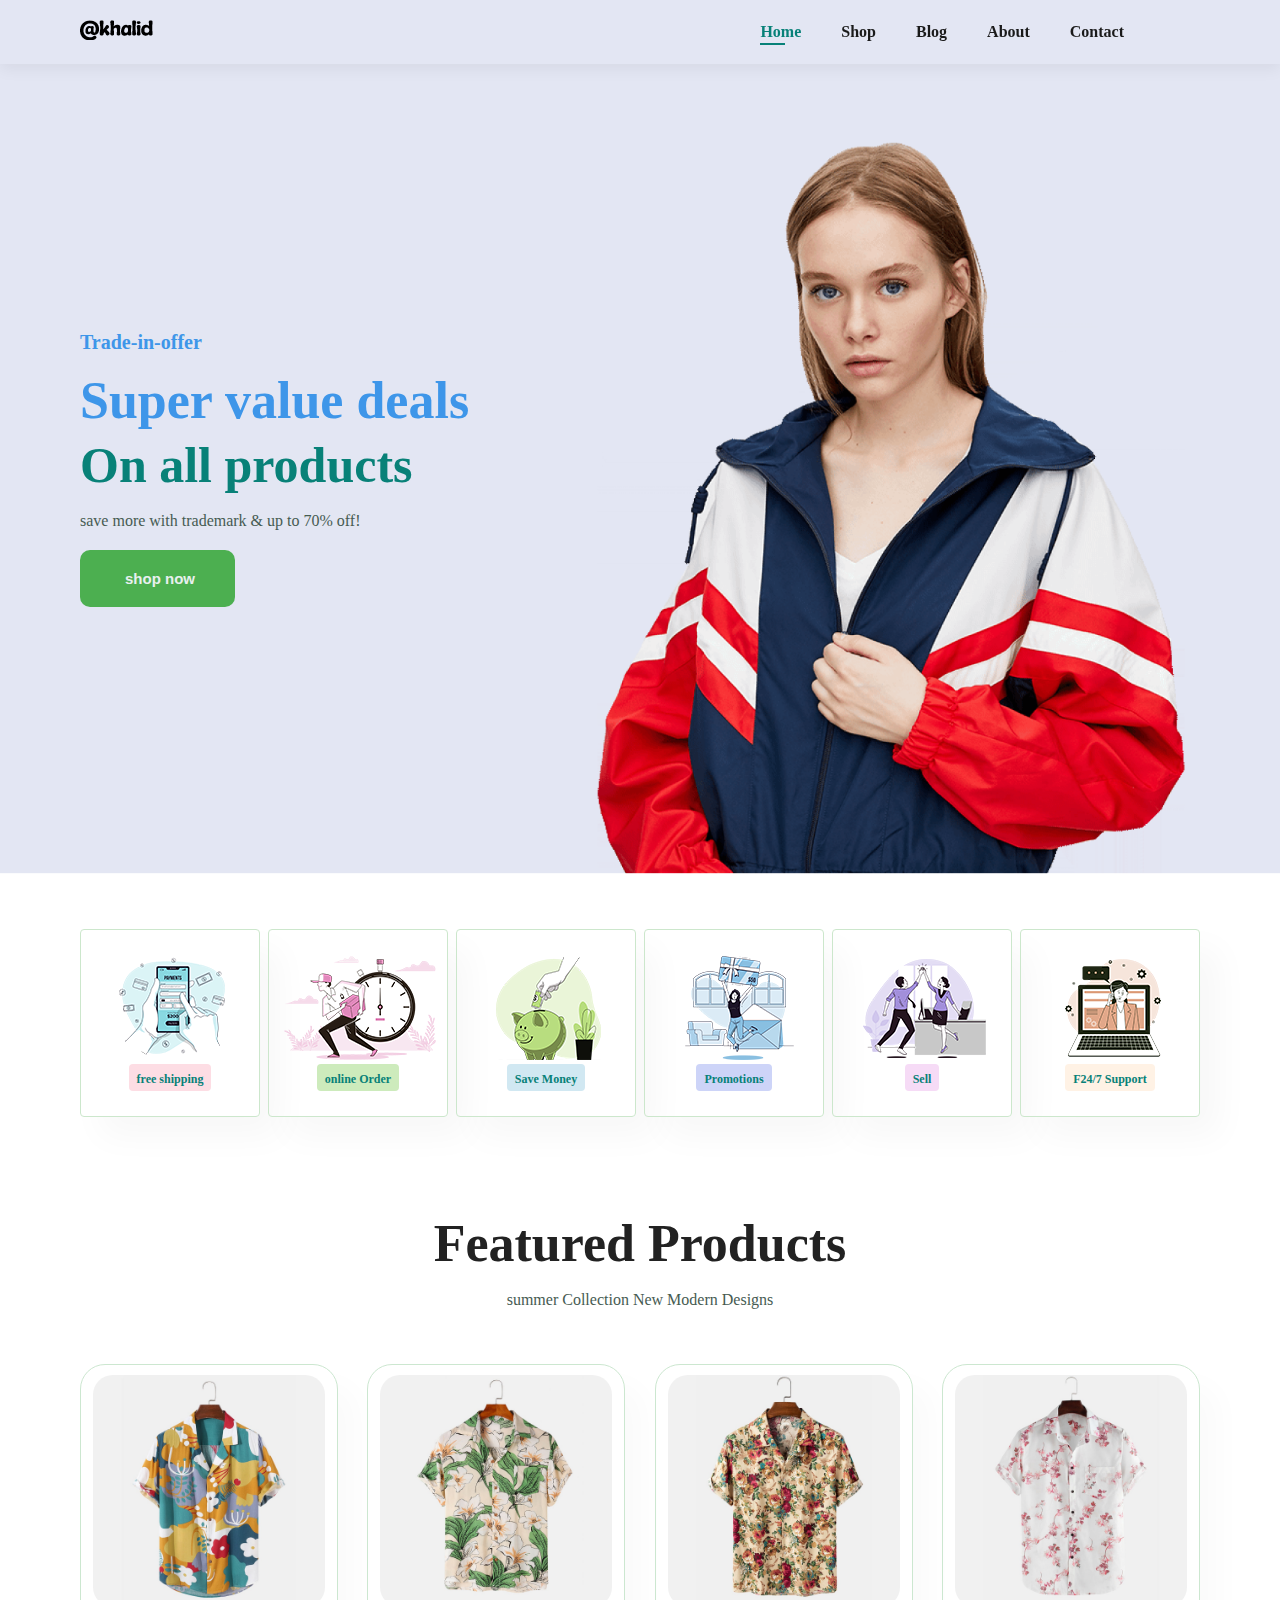
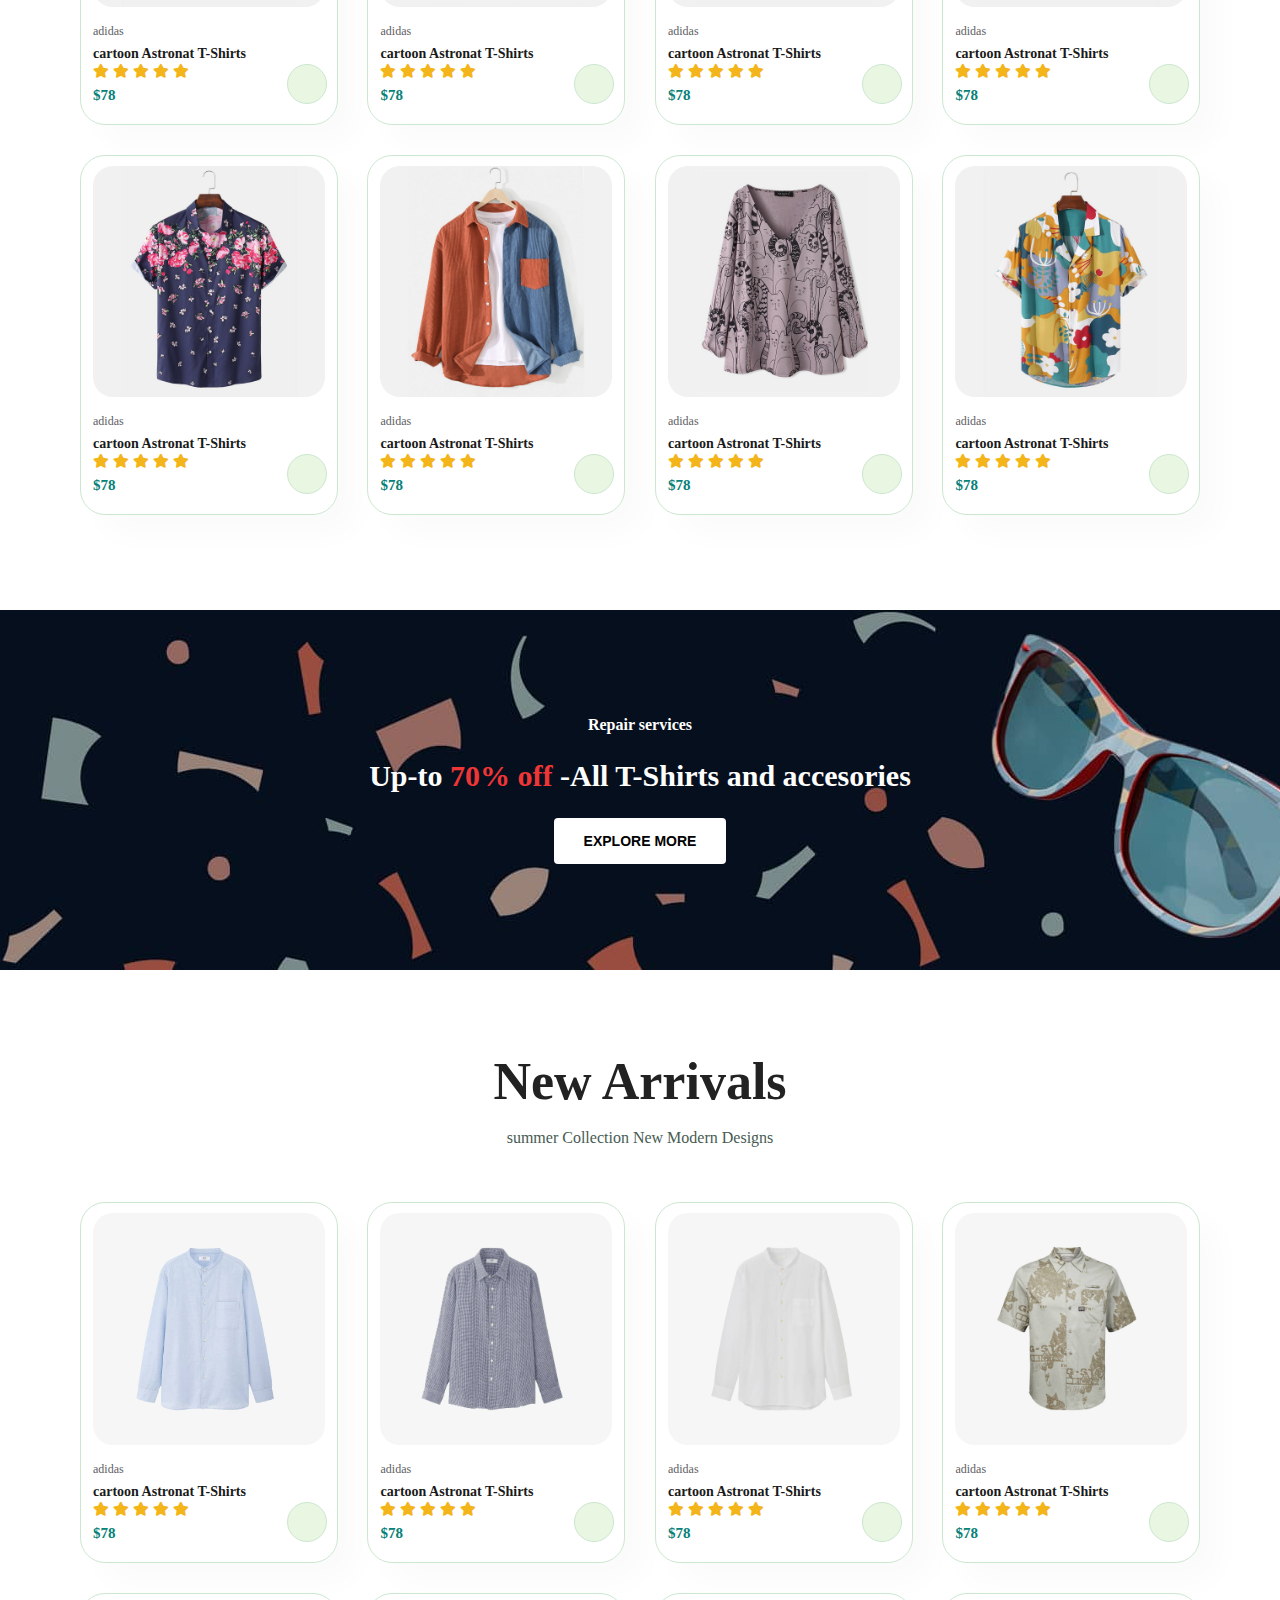
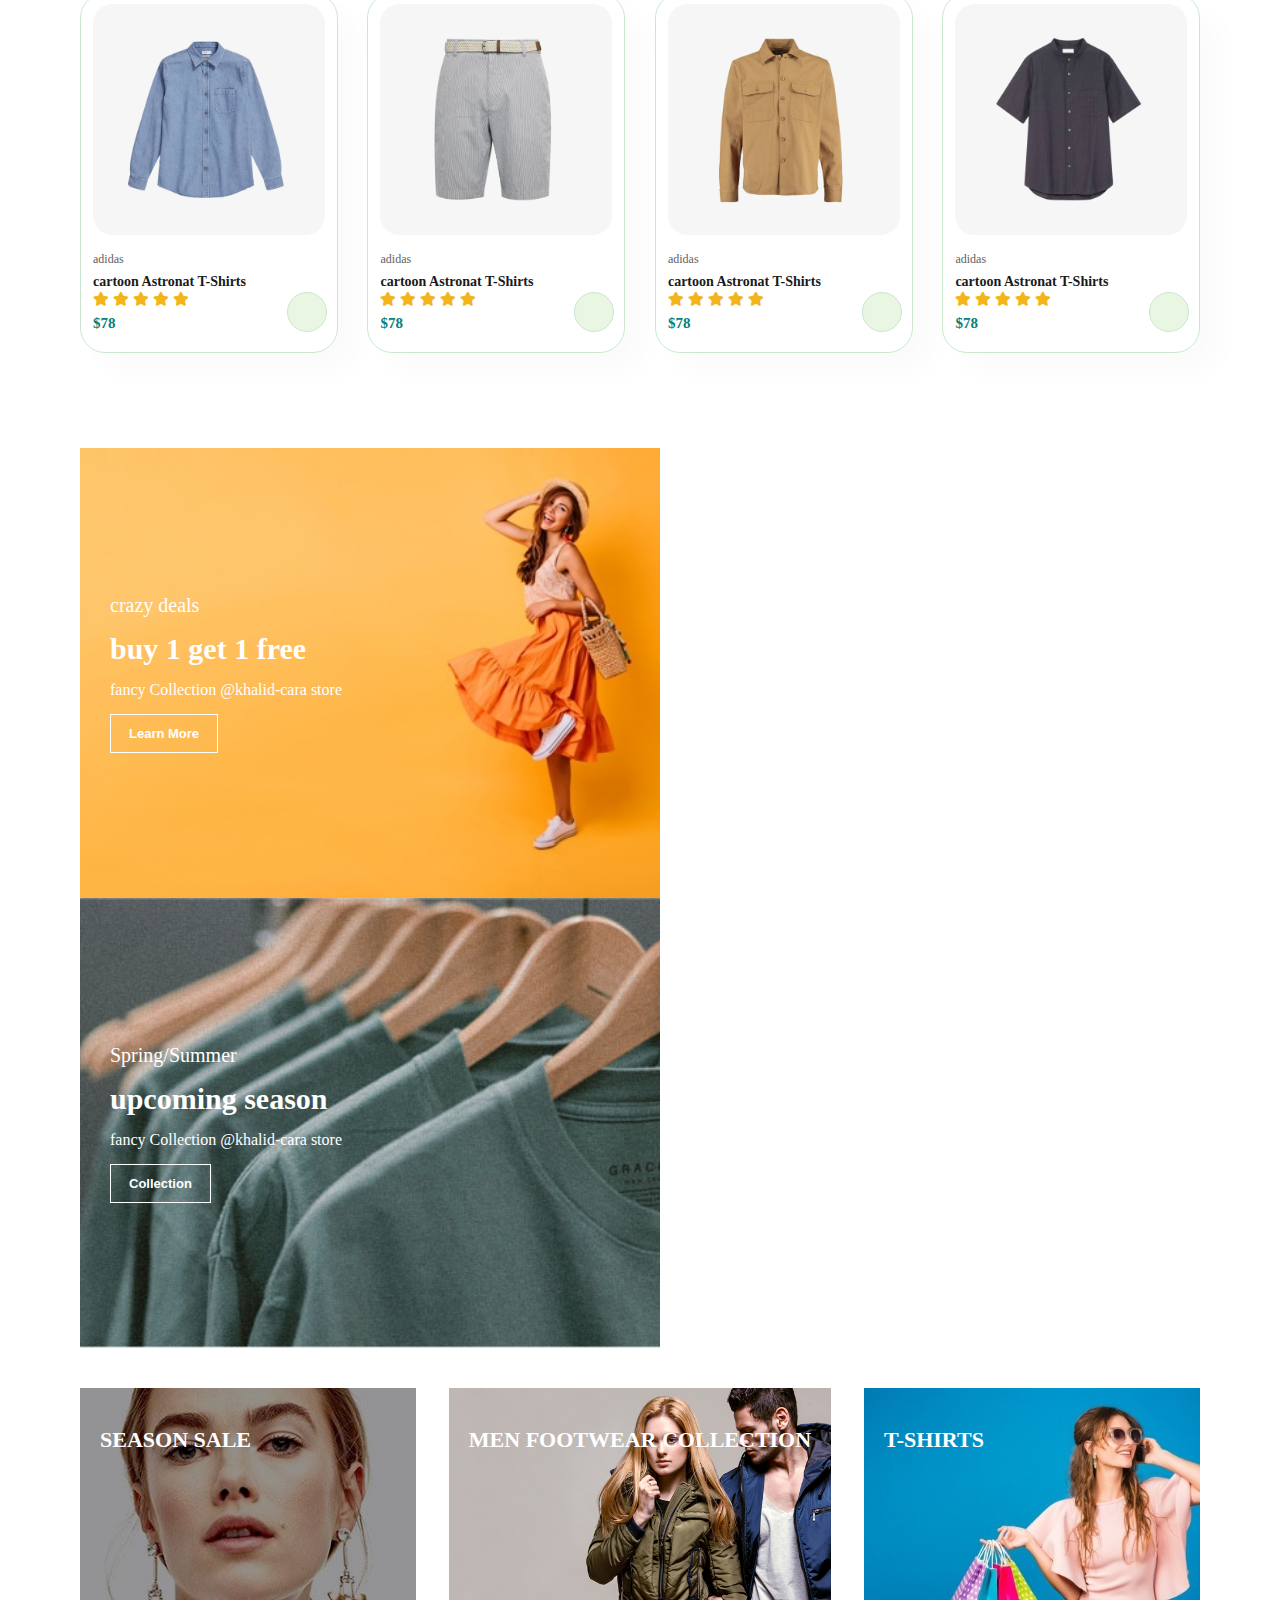
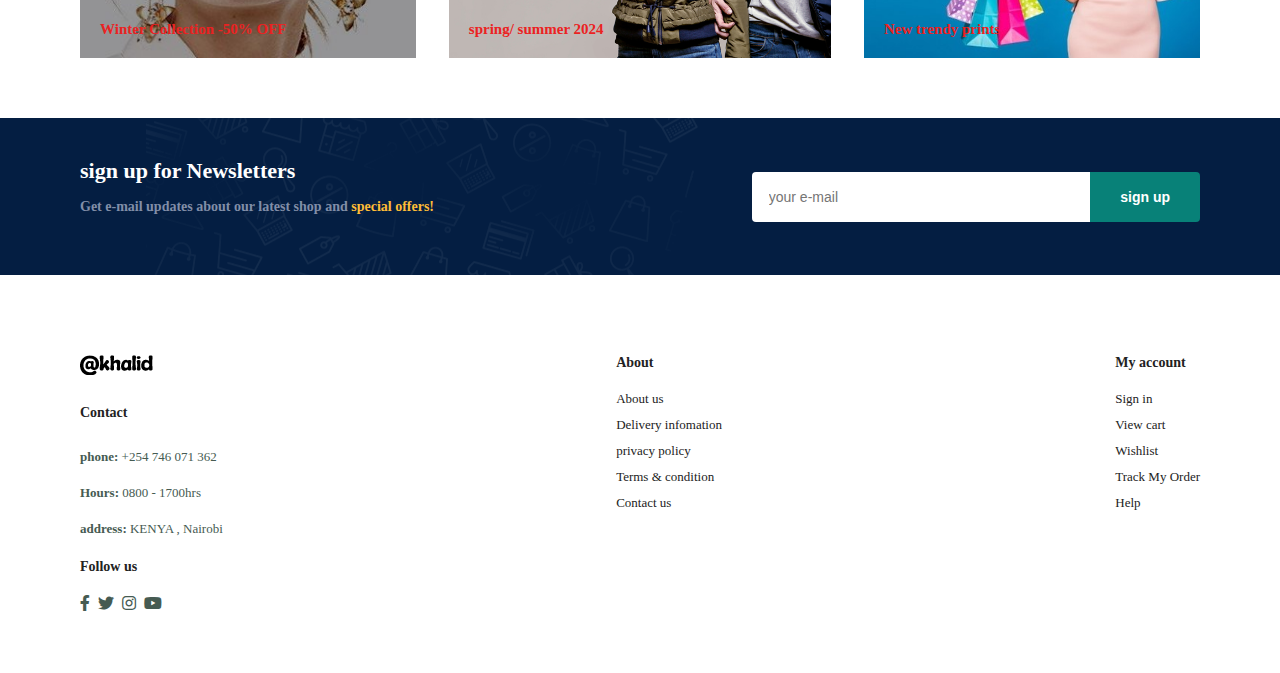
<file: index.html>
<!DOCTYPE html>
<html lang="en">
<head>
    <meta charset="UTF-8">
    <meta name="viewport" content="width=device-width, initial-scale=1.0">
    <title>enterprice zn </title>
    <link href='https://unpkg.com/boxicons@2.1.4/css/boxicons.min.css'>
    <link rel="stylesheet" href="https://pro.fontawesome.com/releases/v5.10.0/css/all.css" />

    <link rel="stylesheet" href="style.css">
</head>
<body>

    <section id="header">
        <a href="#"><img src="img/text 12.png" class="logo" alt=""></a>


        <div>
            <ul id="navbar">
            <li><a class="active" href="index.html">Home</a></li>
            <li><a href="shop.html">Shop</a></li>
            <li><a href="blog.html">Blog</a></li>
            <li><a href="about.html">About</a></li>
            <li><a href="contact.html">Contact</a></li>
            <li id="lg-bag"><a href="cart.html"><i class="far fa-shopping-bag"></i></a></li>
            <a href="#" id="close"><i class="far fa-times"></i></a>
        </ul>
        </div>

        <div id="mobile">
            <a href="cart.html"><i class="far fa-shopping-bag"></i></a>
            <i id="bar" class="fas fa-outdent"></i>
        </div>
    </section>

    <section id="hero">
        <h4>Trade-in-offer</h4>
        <h2>Super value deals</h2>
        <h1>On all products</h1>
        <p>save more with trademark & up to 70% off!</p>
        <button>shop now</button>

    </section>

    <section id="feature" class="section-p1">
        <div class="fe-box">
            <img src="img/xenom/f1.png" alt="">
            <h6>free shipping </h6>
        </div>
        <div class="fe-box">
            <img src="img/xenom/f2.png" alt="">
            <h6>online Order </h6>
        </div>
        <div class="fe-box">
            <img src="img/xenom/f3.png" alt="">
            <h6>Save Money </h6>
        </div>
        <div class="fe-box">
            <img src="img/xenom/f4.png" alt="">
            <h6>Promotions </h6>
        </div>
        <div class="fe-box">
            <img src="img/xenom/f5.png" alt="">
            <h6>Sell </h6>
        </div>
        <div class="fe-box">
            <img src="img/xenom/f6.png" alt="">
            <h6> F24/7 Support </h6>
        </div>
    </section>

    <section id="product1" class="section-p1">
        <h2>Featured Products</h2>
        <p>summer Collection New Modern Designs</p>
        <div class="pro-container">
            <div class="pro">
                <img src="img/Products/f1.jpg" alt="">
                <div class="des">
                    <span>adidas</span>
                    <h5>cartoon Astronat T-Shirts </h5>
                    <div class="star">
                        <i class="fas fa-star"></i>
                        <i class="fas fa-star"></i>
                        <i class="fas fa-star"></i>
                        <i class="fas fa-star"></i>
                        <i class="fas fa-star"></i>
                    </div>
                    <h4>$78</h4>
                </div>
                <a href="#"><i class="fal fa-shopping-cart cart"></i></a>
            </div>
            <div class="pro">
                <img src="img/Products/f2.jpg" alt="">
                <div class="des">
                    <span>adidas</span>
                    <h5>cartoon Astronat T-Shirts </h5>
                    <div class="star">
                        <i class="fas fa-star"></i>
                        <i class="fas fa-star"></i>
                        <i class="fas fa-star"></i>
                        <i class="fas fa-star"></i>
                        <i class="fas fa-star"></i>
                    </div>
                    <h4>$78</h4>
                </div>
                <a href="#"><i class="fal fa-shopping-cart cart"></i></a>
            </div>
            <div class="pro">
                <img src="img/Products/f3.jpg" alt="">
                <div class="des">
                    <span>adidas</span>
                    <h5>cartoon Astronat T-Shirts </h5>
                    <div class="star">
                        <i class="fas fa-star"></i>
                        <i class="fas fa-star"></i>
                        <i class="fas fa-star"></i>
                        <i class="fas fa-star"></i>
                        <i class="fas fa-star"></i>
                    </div>
                    <h4>$78</h4>
                </div>
                <a href="#"><i class="fal fa-shopping-cart cart"></i></a>
            </div>
            <div class="pro">
                <img src="img/Products/f4.jpg" alt="">
                <div class="des">
                    <span>adidas</span>
                    <h5>cartoon Astronat T-Shirts </h5>
                    <div class="star">
                        <i class="fas fa-star"></i>
                        <i class="fas fa-star"></i>
                        <i class="fas fa-star"></i>
                        <i class="fas fa-star"></i>
                        <i class="fas fa-star"></i>
                    </div>
                    <h4>$78</h4>
                </div>
                <a href="#"><i class="fal fa-shopping-cart cart"></i></a>
            </div>
            <div class="pro">
                <img src="img/Products/f5.jpg" alt="">
                <div class="des">
                    <span>adidas</span>
                    <h5>cartoon Astronat T-Shirts </h5>
                    <div class="star">
                        <i class="fas fa-star"></i>
                        <i class="fas fa-star"></i>
                        <i class="fas fa-star"></i>
                        <i class="fas fa-star"></i>
                        <i class="fas fa-star"></i>
                    </div>
                    <h4>$78</h4>
                </div>
                <a href="#"><i class="fal fa-shopping-cart cart"></i></a>
            </div>
            <div class="pro">
                <img src="img/Products/f6.jpg" alt="">
                <div class="des">
                    <span>adidas</span>
                    <h5>cartoon Astronat T-Shirts </h5>
                    <div class="star">
                        <i class="fas fa-star"></i>
                        <i class="fas fa-star"></i>
                        <i class="fas fa-star"></i>
                        <i class="fas fa-star"></i>
                        <i class="fas fa-star"></i>
                    </div>
                    <h4>$78</h4>
                </div>
                <a href="#"><i class="fal fa-shopping-cart cart"></i></a>
            </div>
            <div class="pro">
                <img src="img/Products/f8.jpg" alt="">
                <div class="des">
                    <span>adidas</span>
                    <h5>cartoon Astronat T-Shirts </h5>
                    <div class="star">
                        <i class="fas fa-star"></i>
                        <i class="fas fa-star"></i>
                        <i class="fas fa-star"></i>
                        <i class="fas fa-star"></i>
                        <i class="fas fa-star"></i>
                    </div>
                    <h4>$78</h4>
                </div>
                <a href="#"><i class="fal fa-shopping-cart cart"></i></a>
            </div>
            <div class="pro">
                <img src="img/Products/f1.jpg" alt="">
                <div class="des">
                    <span>adidas</span>
                    <h5>cartoon Astronat T-Shirts </h5>
                    <div class="star">
                        <i class="fas fa-star"></i>
                        <i class="fas fa-star"></i>
                        <i class="fas fa-star"></i>
                        <i class="fas fa-star"></i>
                        <i class="fas fa-star"></i>
                    </div>
                    <h4>$78</h4>
                </div>
                <a href="#"><i class="fal fa-shopping-cart cart"></i></a>
            </div>
        </div>
    </section>

    <section id="banner" class="section-m1">
        <h4>Repair services</h4>
        <h2>Up-to <span>70% off</span> -All T-Shirts and accesories</h2>
        <button class="normal">EXPLORE MORE</button>
    </section>

    <section id="product1" class="section-p1">
        <h2>New Arrivals</h2>
        <p>summer Collection New Modern Designs</p>
        <div class="pro-container">
            <div class="pro">
                <img src="img/xenom/n1.jpg" alt="">
                <div class="des">
                    <span>adidas</span>
                    <h5>cartoon Astronat T-Shirts </h5>
                    <div class="star">
                        <i class="fas fa-star"></i>
                        <i class="fas fa-star"></i>
                        <i class="fas fa-star"></i>
                        <i class="fas fa-star"></i>
                        <i class="fas fa-star"></i>
                    </div>
                    <h4>$78</h4>
                </div>
                <a href="#"><i class="fal fa-shopping-cart cart"></i></a>
            </div>
            <div class="pro">
                <img src="img/xenom/n2.jpg" alt="">
                <div class="des">
                    <span>adidas</span>
                    <h5>cartoon Astronat T-Shirts </h5>
                    <div class="star">
                        <i class="fas fa-star"></i>
                        <i class="fas fa-star"></i>
                        <i class="fas fa-star"></i>
                        <i class="fas fa-star"></i>
                        <i class="fas fa-star"></i>
                    </div>
                    <h4>$78</h4>
                </div>
                <a href="#"><i class="fal fa-shopping-cart cart"></i></a>
            </div>
            <div class="pro">
                <img src="img/xenom/n3.jpg" alt="">
                <div class="des">
                    <span>adidas</span>
                    <h5>cartoon Astronat T-Shirts </h5>
                    <div class="star">
                        <i class="fas fa-star"></i>
                        <i class="fas fa-star"></i>
                        <i class="fas fa-star"></i>
                        <i class="fas fa-star"></i>
                        <i class="fas fa-star"></i>
                    </div>
                    <h4>$78</h4>
                </div>
                <a href="#"><i class="fal fa-shopping-cart cart"></i></a>
            </div>
            <div class="pro">
                <img src="img/xenom/n4.jpg" alt="">
                <div class="des">
                    <span>adidas</span>
                    <h5>cartoon Astronat T-Shirts </h5>
                    <div class="star">
                        <i class="fas fa-star"></i>
                        <i class="fas fa-star"></i>
                        <i class="fas fa-star"></i>
                        <i class="fas fa-star"></i>
                        <i class="fas fa-star"></i>
                    </div>
                    <h4>$78</h4>
                </div>
                <a href="#"><i class="fal fa-shopping-cart cart"></i></a>
            </div>
            <div class="pro">
                <img src="img/xenom/n5 (1).jpg" alt="">
                <div class="des">
                    <span>adidas</span>
                    <h5>cartoon Astronat T-Shirts </h5>
                    <div class="star">
                        <i class="fas fa-star"></i>
                        <i class="fas fa-star"></i>
                        <i class="fas fa-star"></i>
                        <i class="fas fa-star"></i>
                        <i class="fas fa-star"></i>
                    </div>
                    <h4>$78</h4>
                </div>
                <a href="#"><i class="fal fa-shopping-cart cart"></i></a>
            </div>
            <div class="pro">
                <img src="img/xenom/n6 (1).jpg" alt="">
                <div class="des">
                    <span>adidas</span>
                    <h5>cartoon Astronat T-Shirts </h5>
                    <div class="star">
                        <i class="fas fa-star"></i>
                        <i class="fas fa-star"></i>
                        <i class="fas fa-star"></i>
                        <i class="fas fa-star"></i>
                        <i class="fas fa-star"></i>
                    </div>
                    <h4>$78</h4>
                </div>
                <a href="#"><i class="fal fa-shopping-cart cart"></i></a>
            </div>
            <div class="pro">
                <img src="img/xenom/n7.jpg" alt="">
                <div class="des">
                    <span>adidas</span>
                    <h5>cartoon Astronat T-Shirts </h5>
                    <div class="star">
                        <i class="fas fa-star"></i>
                        <i class="fas fa-star"></i>
                        <i class="fas fa-star"></i>
                        <i class="fas fa-star"></i>
                        <i class="fas fa-star"></i>
                    </div>
                    <h4>$78</h4>
                </div>
                <a href="#"><i class="fal fa-shopping-cart cart"></i></a>
            </div>
            <div class="pro">
                <img src="img/xenom/n8.jpg" alt="">
                <div class="des">
                    <span>adidas</span>
                    <h5>cartoon Astronat T-Shirts </h5>
                    <div class="star">
                        <i class="fas fa-star"></i>
                        <i class="fas fa-star"></i>
                        <i class="fas fa-star"></i>
                        <i class="fas fa-star"></i>
                        <i class="fas fa-star"></i>
                    </div>
                    <h4>$78</h4>
                </div>
                <a href="#"><i class="fal fa-shopping-cart cart"></i></a>
            </div>
        </div>
    </section>
    
    <section id="sm-banner" class="section-p1">
        <div class="banner-box">
            <h4>crazy deals</h4>
            <h2>buy 1 get 1 free</h2>
            <span>fancy Collection @khalid-cara store</span>
            <button class="white">Learn More</button>
        </div>
        <div class="banner-box banner-box2">
            <h4>Spring/Summer</h4>
            <h2>upcoming season</h2>
            <span>fancy Collection @khalid-cara store</span>
            <button class="white">Collection</button>
        </div>
    </section>
    <section id="banner3">
        <div class="banner-box">
            <h2>SEASON SALE</h2>
            <h3>Winter Collection -50% OFF</h3>
        </div>
        <div class="banner-box banner-box2">
            <h2>MEN FOOTWEAR COLLECTION</h2>
            <h3>spring/ summer 2024</h3>
        </div>
        <div class="banner-box banner-box3">
            <h2>T-SHIRTS</h2>
            <h3>New trendy prints</h3>
        </div>

    </section>

    <section id="newsletter" class="section-p1 section-m1">
        <div class="newstext">
            <h4>sign up for Newsletters</h4>
            <p>Get e-mail updates about our latest shop and <span>special offers!</span></p>
        </div>
        <div class="form">
            <input type="text" placeholder="your e-mail">
            <button class="normal">sign up</button>
        </div>
    </section>

    <footer class="section-p1">
        <div class="col">
            <img class="logo" src="img/text 12.png" alt="">
            <h4>Contact</h4>
            <p><strong>phone:</strong> +254 746 071 362</p>
            <p><strong>Hours:</strong> 0800 - 1700hrs</p>
            <p><strong>address:</strong> KENYA , Nairobi</p>
            <div class="follow">
                <h4>Follow us</h4>
                <div class="icon">
                    <i class="fab fa-facebook-f"></i>
                    <i class="fab fa-twitter"></i>
                    <i class="fab fa-instagram"></i>
                    <i class="fab fa-youtube"></i>
                </div>
            </div>
        </div>

        <div class="col">
            <h4>About</h4>
            <a href="#">About us</a>
            <a href="#">Delivery infomation</a>
            <a href="#">privacy policy</a>
            <a href="#">Terms & condition</a>
            <a href="#">Contact us</a>
        </div>
        <div class="col">
            <h4>My account</h4>
            <a href="#">Sign in</a>
            <a href="#">View cart</a>
            <a href="#">Wishlist</a>
            <a href="#">Track My Order</a>
            <a href="#">Help</a>
        </div>
    </footer>

    <script src="script.js">
        
    </script>
    
</body>
</html>
</file>
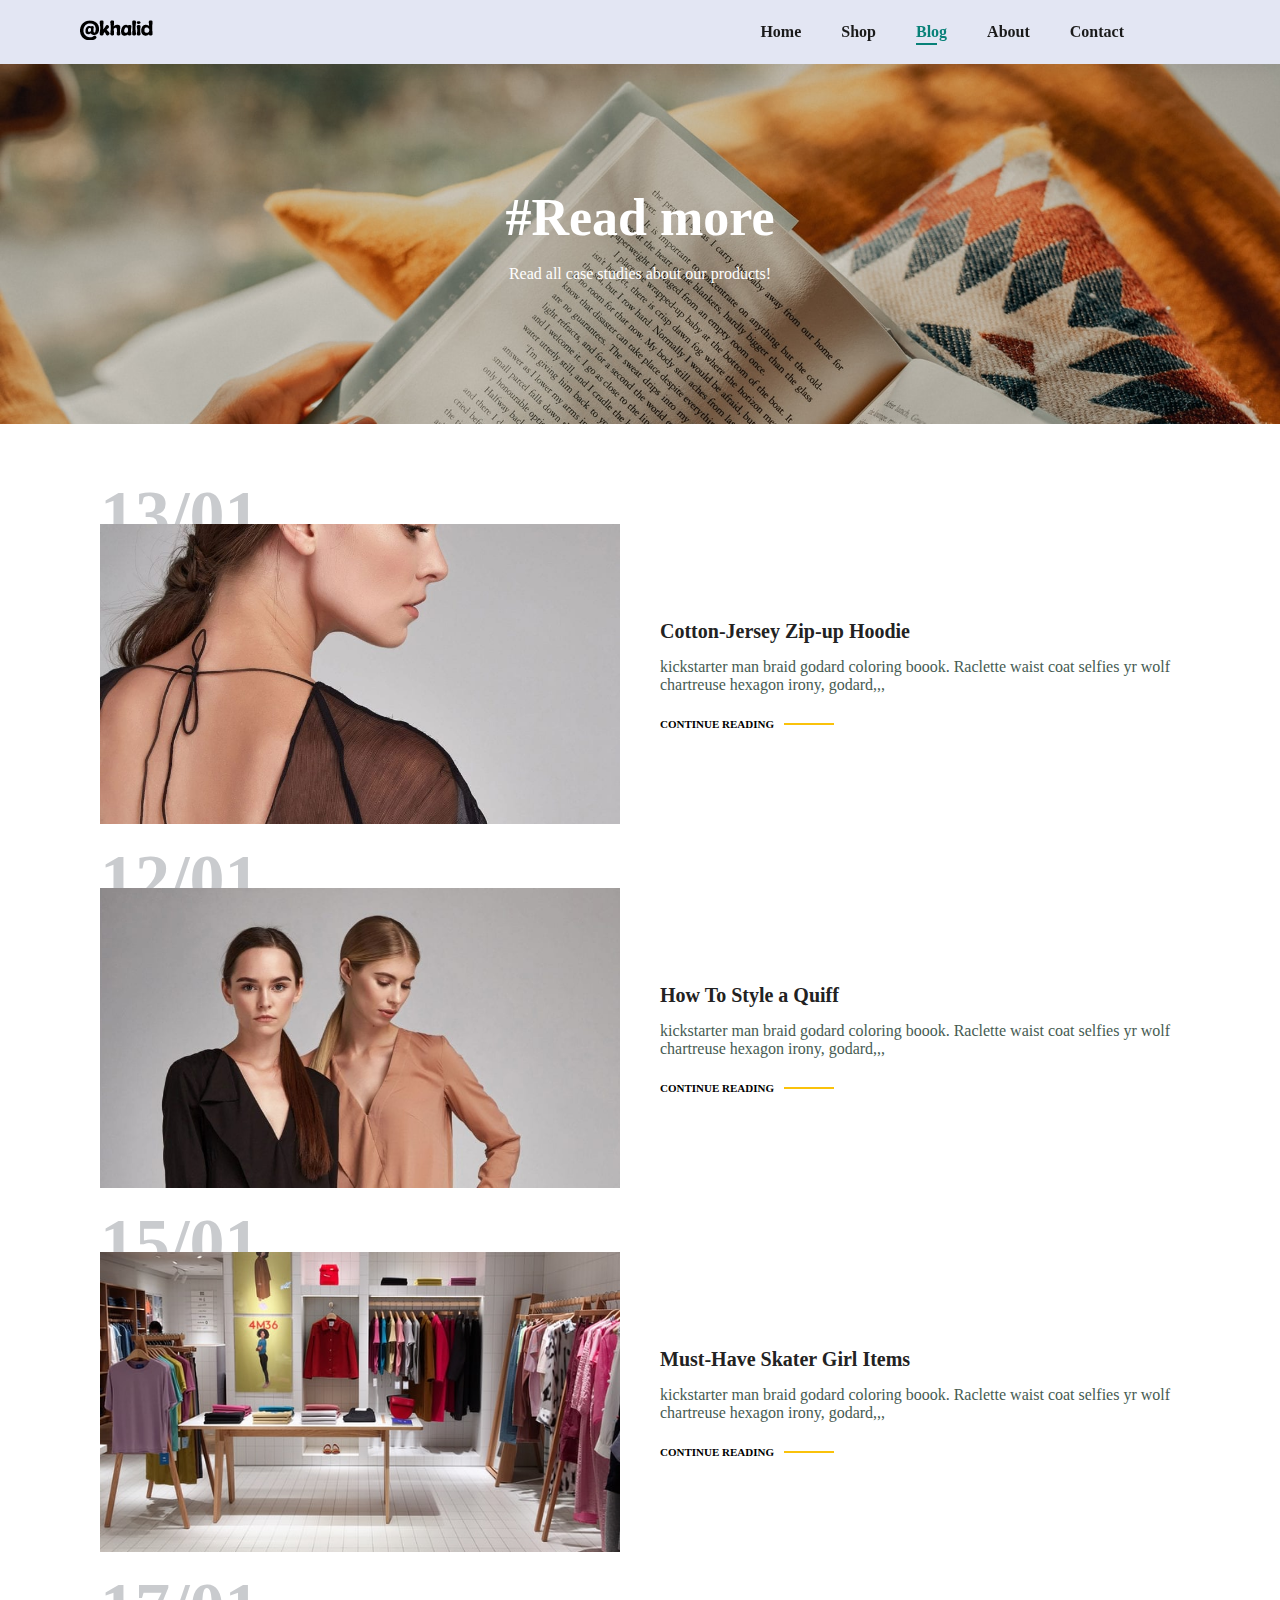
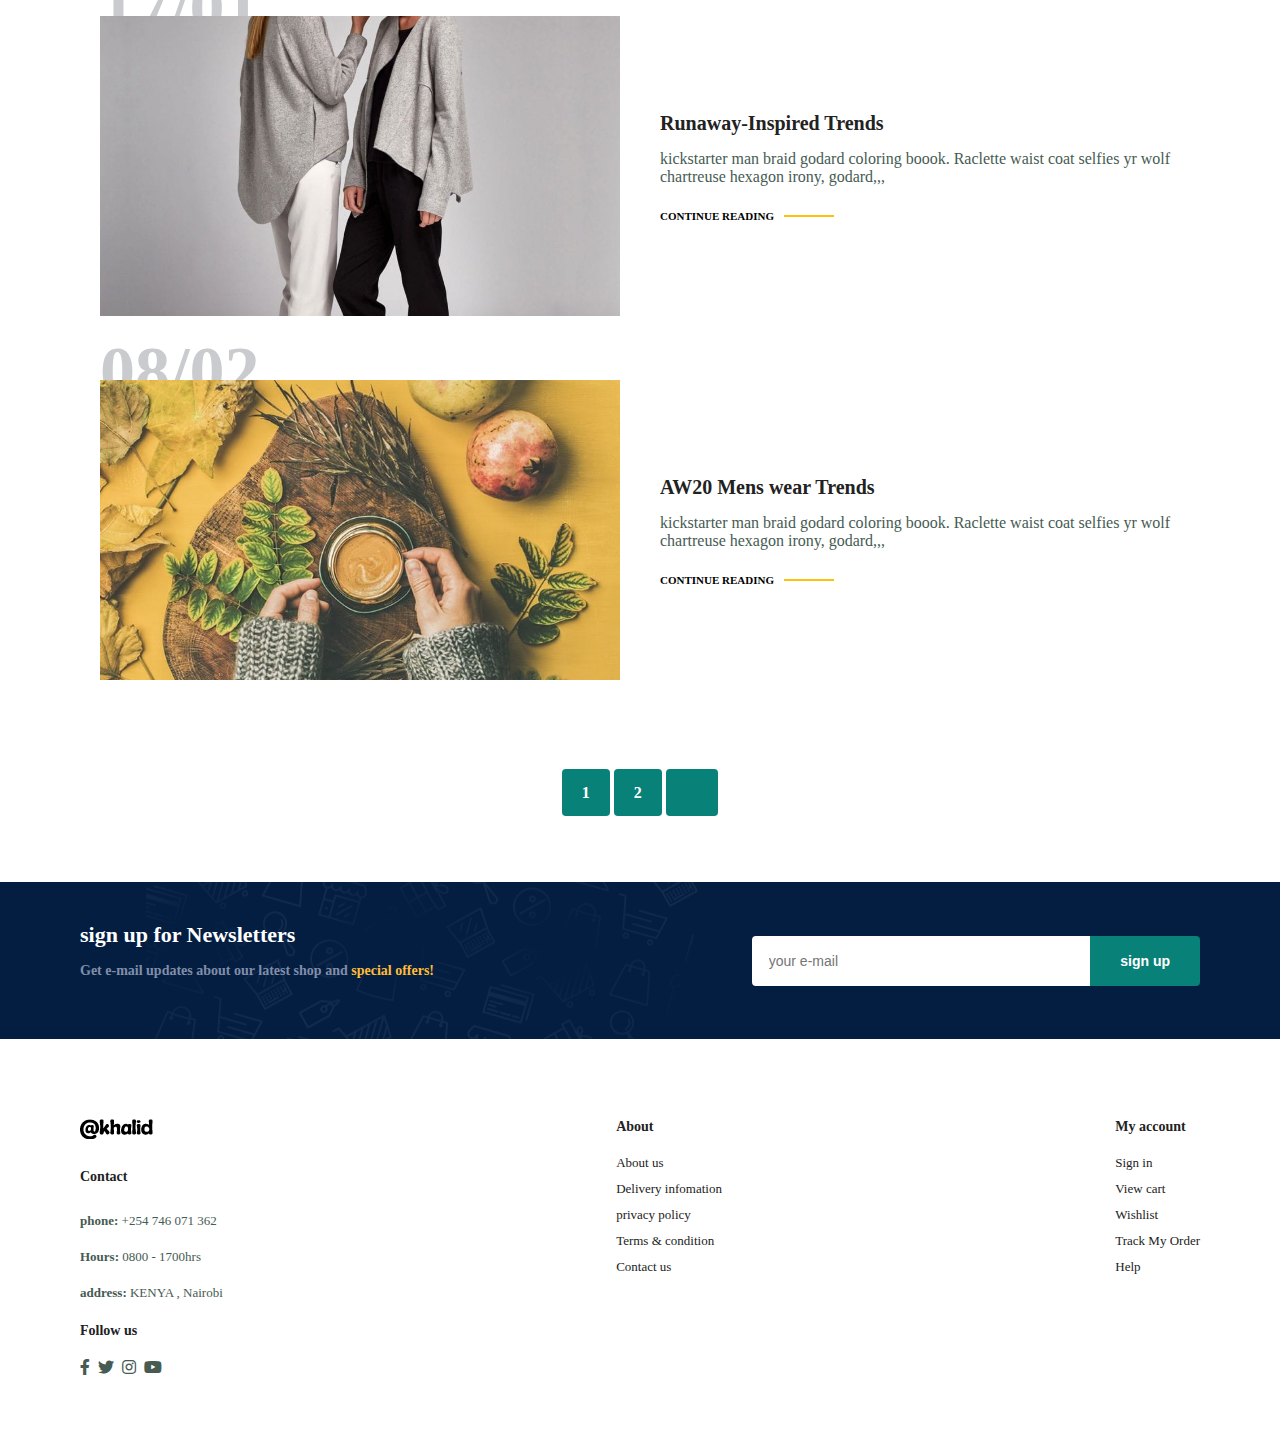
<file: blog.html>
<!DOCTYPE html>
<html lang="en">
<head>
    <meta charset="UTF-8">
    <meta name="viewport" content="width=device-width, initial-scale=1.0">
    <title>enterprice zn </title>
    <link href='https://unpkg.com/boxicons@2.1.4/css/boxicons.min.css'>
    <link rel="stylesheet" href="https://pro.fontawesome.com/releases/v5.10.0/css/all.css" />

    <link rel="stylesheet" href="style.css">
</head>
<body>

    <section id="header">
        <a href="#"><img src="img/text 12.png" class="logo" alt=""></a>


        <div>
            <ul id="navbar">
            <li><a href="index.html">Home</a></li>
            <li><a href="shop.html">Shop</a></li>
            <li><a class="active" href="blog.html">Blog</a></li>
            <li><a href="about.html">About</a></li>
            <li><a href="contact.html">Contact</a></li>
            <li id="lg-bag"><a href="cart.html"><i class="far fa-shopping-bag"></i></a></li>
            <a href="#" id="close"><i class="far fa-times"></i></a>
        </ul>
        </div>

        <div id="mobile">
            <a href="cart.html"><i class="far fa-shopping-bag"></i></a>
            <i id="bar" class="fas fa-outdent"></i>
        </div>
    </section>

    <section id="page-header" class="blog-header">
        <h2>#Read more</h2>
        <p>Read all case studies about our products!</p>

    </section>

    <section id="blog">
        <div class="blog-box">
            <div class="blog-img">
                <img src="img/blogimg/b1.jpg" alt="">
            </div>
            <div class="blog-details">
                <h4>Cotton-Jersey Zip-up Hoodie</h4>
                <p>kickstarter man braid godard coloring boook. Raclette waist coat selfies yr wolf chartreuse hexagon irony, godard,,,</p>
                <a href="#">CONTINUE READING</a>
            </div>
            <h1>13/01</h1>
        </div>
        <div class="blog-box">
            <div class="blog-img">
                <img src="img/blogimg/b2.jpg" alt="">
            </div>
            <div class="blog-details">
                <h4>How To Style a Quiff</h4>
                <p>kickstarter man braid godard coloring boook. Raclette waist coat selfies yr wolf chartreuse hexagon irony, godard,,,</p>
                <a href="#">CONTINUE READING</a>
            </div>
            <h1>12/01</h1>
        </div>
        <div class="blog-box">
            <div class="blog-img">
                <img src="img/blogimg/b3.jpg" alt="">
            </div>
            <div class="blog-details">
                <h4>Must-Have Skater Girl Items</h4>
                <p>kickstarter man braid godard coloring boook. Raclette waist coat selfies yr wolf chartreuse hexagon irony, godard,,,</p>
                <a href="#">CONTINUE READING</a>
            </div>
            <h1>15/01</h1>
        </div>
        <div class="blog-box">
            <div class="blog-img">
                <img src="img/blogimg/b4.jpg" alt="">
            </div>
            <div class="blog-details">
                <h4>Runaway-Inspired Trends</h4>
                <p>kickstarter man braid godard coloring boook. Raclette waist coat selfies yr wolf chartreuse hexagon irony, godard,,,</p>
                <a href="#">CONTINUE READING</a>
            </div>
            <h1>17/01</h1>
        </div>
        <div class="blog-box">
            <div class="blog-img">
                <img src="img/blogimg/b6.jpg" alt="">
            </div>
            <div class="blog-details">
                <h4>AW20 Mens wear Trends</h4>
                <p>kickstarter man braid godard coloring boook. Raclette waist coat selfies yr wolf chartreuse hexagon irony, godard,,,</p>
                <a href="#">CONTINUE READING</a>
            </div>
            <h1>08/02</h1>
        </div>
    </section>

    <section id="pagination" class="section-p1">
        <a href="#">1</a>
        <a href="#">2</a>
        <a href="#"><i class="fal fa-long-arrow-alt-right"></i></a>
    </section>

    <section id="newsletter" class="section-p1 section-m1">
        <div class="newstext">
            <h4>sign up for Newsletters</h4>
            <p>Get e-mail updates about our latest shop and <span>special offers!</span></p>
        </div>
        <div class="form">
            <input type="text" placeholder="your e-mail">
            <button class="normal">sign up</button>
        </div>
    </section>

    <footer class="section-p1">
        <div class="col">
            <img class="logo" src="img/text 12.png" alt="">
            <h4>Contact</h4>
            <p><strong>phone:</strong> +254 746 071 362</p>
            <p><strong>Hours:</strong> 0800 - 1700hrs</p>
            <p><strong>address:</strong> KENYA , Nairobi</p>
            <div class="follow">
                <h4>Follow us</h4>
                <div class="icon">
                    <i class="fab fa-facebook-f"></i>
                    <i class="fab fa-twitter"></i>
                    <i class="fab fa-instagram"></i>
                    <i class="fab fa-youtube"></i>
                </div>
            </div>
        </div>

        <div class="col">
            <h4>About</h4>
            <a href="#">About us</a>
            <a href="#">Delivery infomation</a>
            <a href="#">privacy policy</a>
            <a href="#">Terms & condition</a>
            <a href="#">Contact us</a>
        </div>
        <div class="col">
            <h4>My account</h4>
            <a href="#">Sign in</a>
            <a href="#">View cart</a>
            <a href="#">Wishlist</a>
            <a href="#">Track My Order</a>
            <a href="#">Help</a>
        </div>
    </footer>

    <script src="script.js">
        
    </script>
    
</body>
</html>
</file>
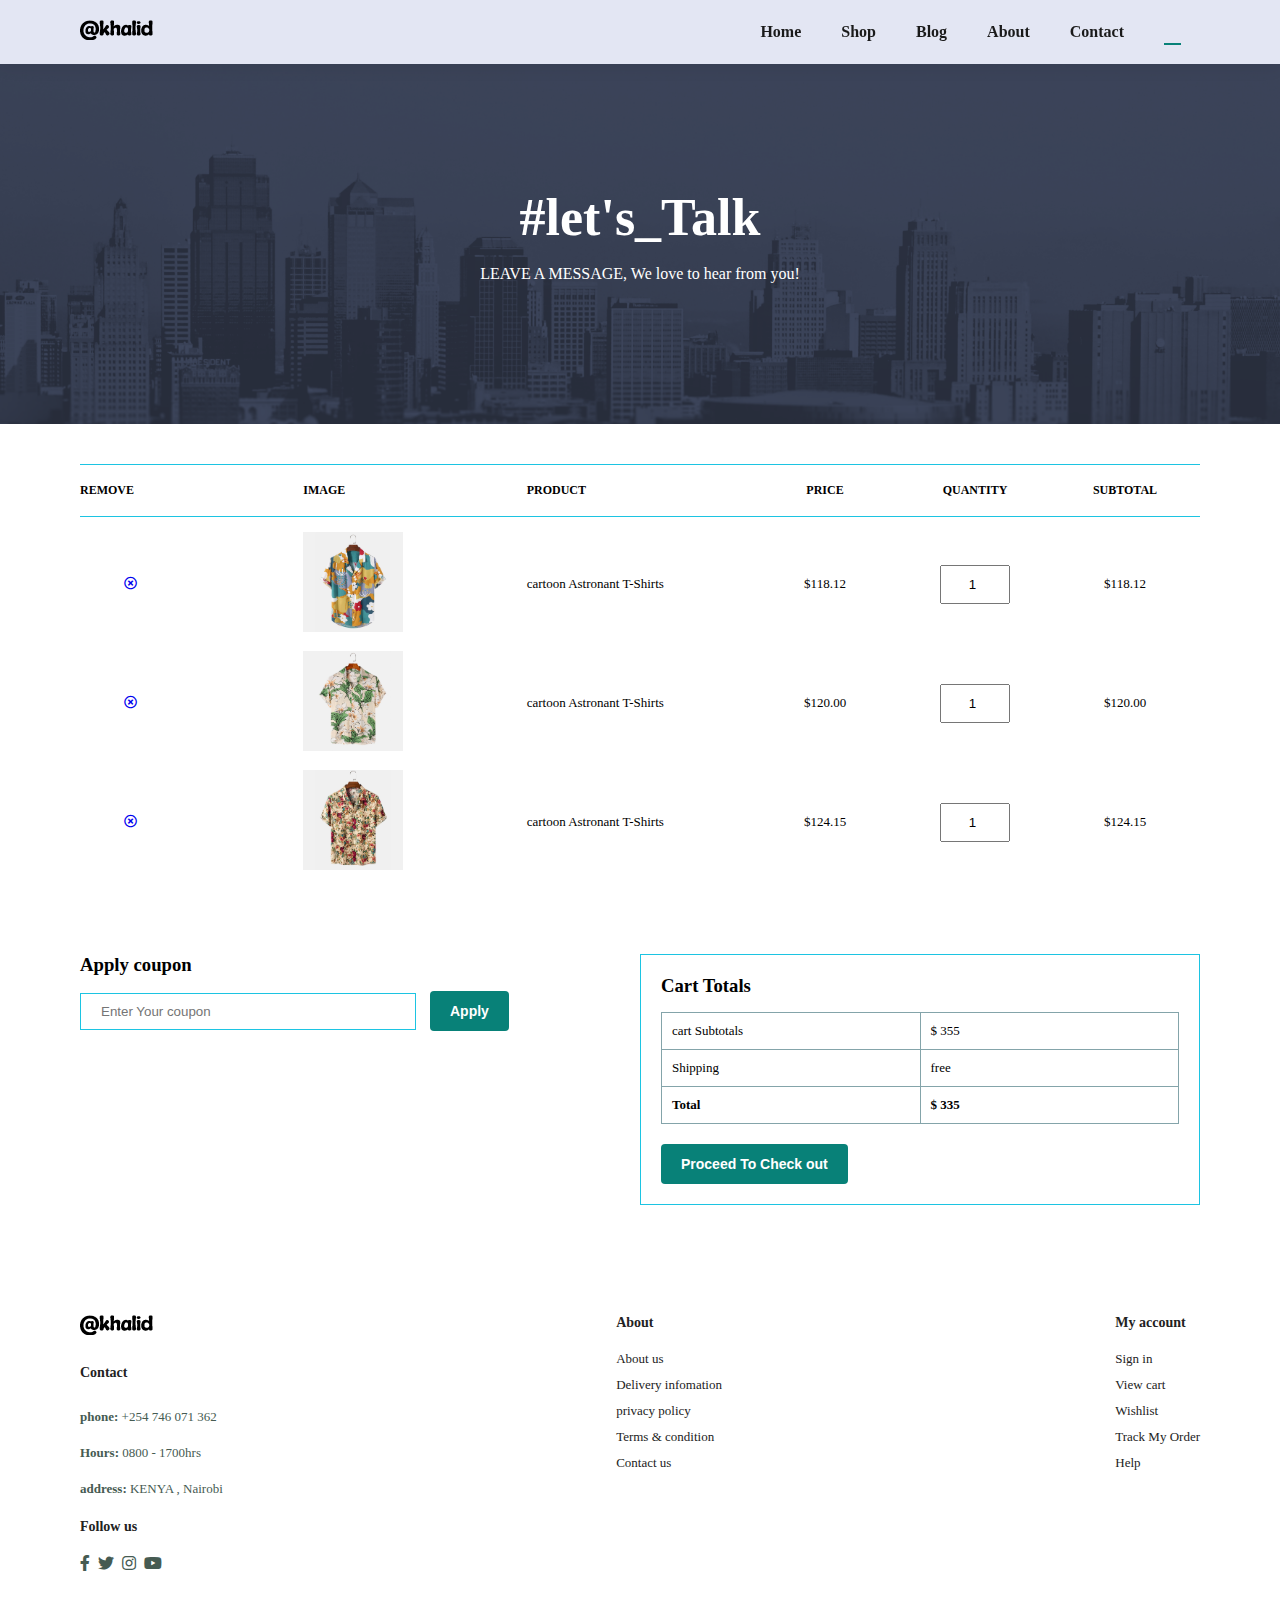
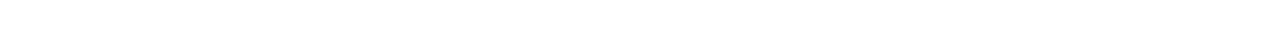
<file: cart.html>
<!DOCTYPE html>
<html lang="en">
<head>
    <meta charset="UTF-8">
    <meta name="viewport" content="width=device-width, initial-scale=1.0">
    <title>enterprice zn </title>
    <link href='https://unpkg.com/boxicons@2.1.4/css/boxicons.min.css'>
    <link rel="stylesheet" href="https://pro.fontawesome.com/releases/v5.10.0/css/all.css" />

    <link rel="stylesheet" href="style.css">
</head>
<body>

    <section id="header">
        <a href="#"><img src="img/text 12.png" class="logo" alt=""></a>


        <div>
            <ul id="navbar">
            <li><a href="index.html">Home</a></li>
            <li><a href="shop.html">Shop</a></li>
            <li><a href="blog.html">Blog</a></li>
            <li><a href="about.html">About</a></li>
            <li><a href="contact.html">Contact</a></li>
            <li id="lg-bag"><a class="active" href="cart.html"><i class="far fa-shopping-bag"></i></a></li>
            <a href="#" id="close"><i class="far fa-times"></i></a>
        </ul>
        </div>

        <div id="mobile">
            <a href="cart.html"><i class="far fa-shopping-bag"></i></a>
            <i id="bar" class="fas fa-outdent"></i>
        </div>
    </section>

    <section id="page-header" class="about-header">
        <h2>#let's_Talk</h2>
        <p>LEAVE A MESSAGE, We love to hear from you!</p>

    </section>

    <section id="cart" class="section-p1">
        <table width="100%">
            <thead>
                <tr>
                   <td>Remove</td>
                   <td>Image</td>  
                   <td>Product</td> 
                   <td>Price</td> 
                   <td>Quantity</td> 
                   <td>Subtotal</td> 
                </tr>
            </thead>
            <tbody>
                <tr>
                    <td><a href="#"><i class="far fa-times-circle"></i></a></td>
                    <td><img src="img/Products/f1.jpg" alt=""></td>
                    <td>cartoon Astronant T-Shirts</td>
                    <td>$118.12</td>
                    <td><input type="number" value="1"></td>
                    <td>$118.12</td>
                </tr>
                <tr>
                    <td><a href="#"><i class="far fa-times-circle"></i></a></td>
                    <td><img src="img/Products/f2.jpg" alt=""></td>
                    <td>cartoon Astronant T-Shirts</td>
                    <td>$120.00</td>
                    <td><input type="number" value="1"></td>
                    <td>$120.00</td>
                </tr>
                <tr>
                    <td><a href="#"><i class="far fa-times-circle"></i></a></td>
                    <td><img src="img/Products/f3.jpg" alt=""></td>
                    <td>cartoon Astronant T-Shirts</td>
                    <td>$124.15</td>
                    <td><input type="number" value="1"></td>
                    <td>$124.15</td>
                </tr>
            </tbody>
        </table>
    </section>

    <section id="cart-add" class="section-p1">
        <div id="coupon">
            <h3>Apply coupon</h3>
            <div>
                <input type="text" placeholder="Enter Your coupon">
                <button class="normal">Apply</button>
            </div>
        </div>
        <div id="Subtotal">
            <h3>Cart Totals</h3>
            <table>
                <tr>
                    <td>cart Subtotals</td>
                    <td>$ 355</td>
                </tr>
                <tr>
                    <td>Shipping</td>
                    <td>free</td>
                </tr>
                <tr>
                    <td><strong>Total</strong></td>
                    <td><strong>$ 335</strong></td>
                </tr>
            </table>
            <button class="normal">Proceed To Check out</button>
        </div>
    </section>

    <footer class="section-p1">
        <div class="col">
            <img class="logo" src="img/text 12.png" alt="">
            <h4>Contact</h4>
            <p><strong>phone:</strong> +254 746 071 362</p>
            <p><strong>Hours:</strong> 0800 - 1700hrs</p>
            <p><strong>address:</strong> KENYA , Nairobi</p>
            <div class="follow">
                <h4>Follow us</h4>
                <div class="icon">
                    <i class="fab fa-facebook-f"></i>
                    <i class="fab fa-twitter"></i>
                    <i class="fab fa-instagram"></i>
                    <i class="fab fa-youtube"></i>
                </div>
            </div>
        </div>

        <div class="col">
            <h4>About</h4>
            <a href="#">About us</a>
            <a href="#">Delivery infomation</a>
            <a href="#">privacy policy</a>
            <a href="#">Terms & condition</a>
            <a href="#">Contact us</a>
        </div>
        <div class="col">
            <h4>My account</h4>
            <a href="#">Sign in</a>
            <a href="#">View cart</a>
            <a href="#">Wishlist</a>
            <a href="#">Track My Order</a>
            <a href="#">Help</a>
        </div>
    </footer>

    <script src="script.js">
        
    </script>
    
</body>
</html>
</file>
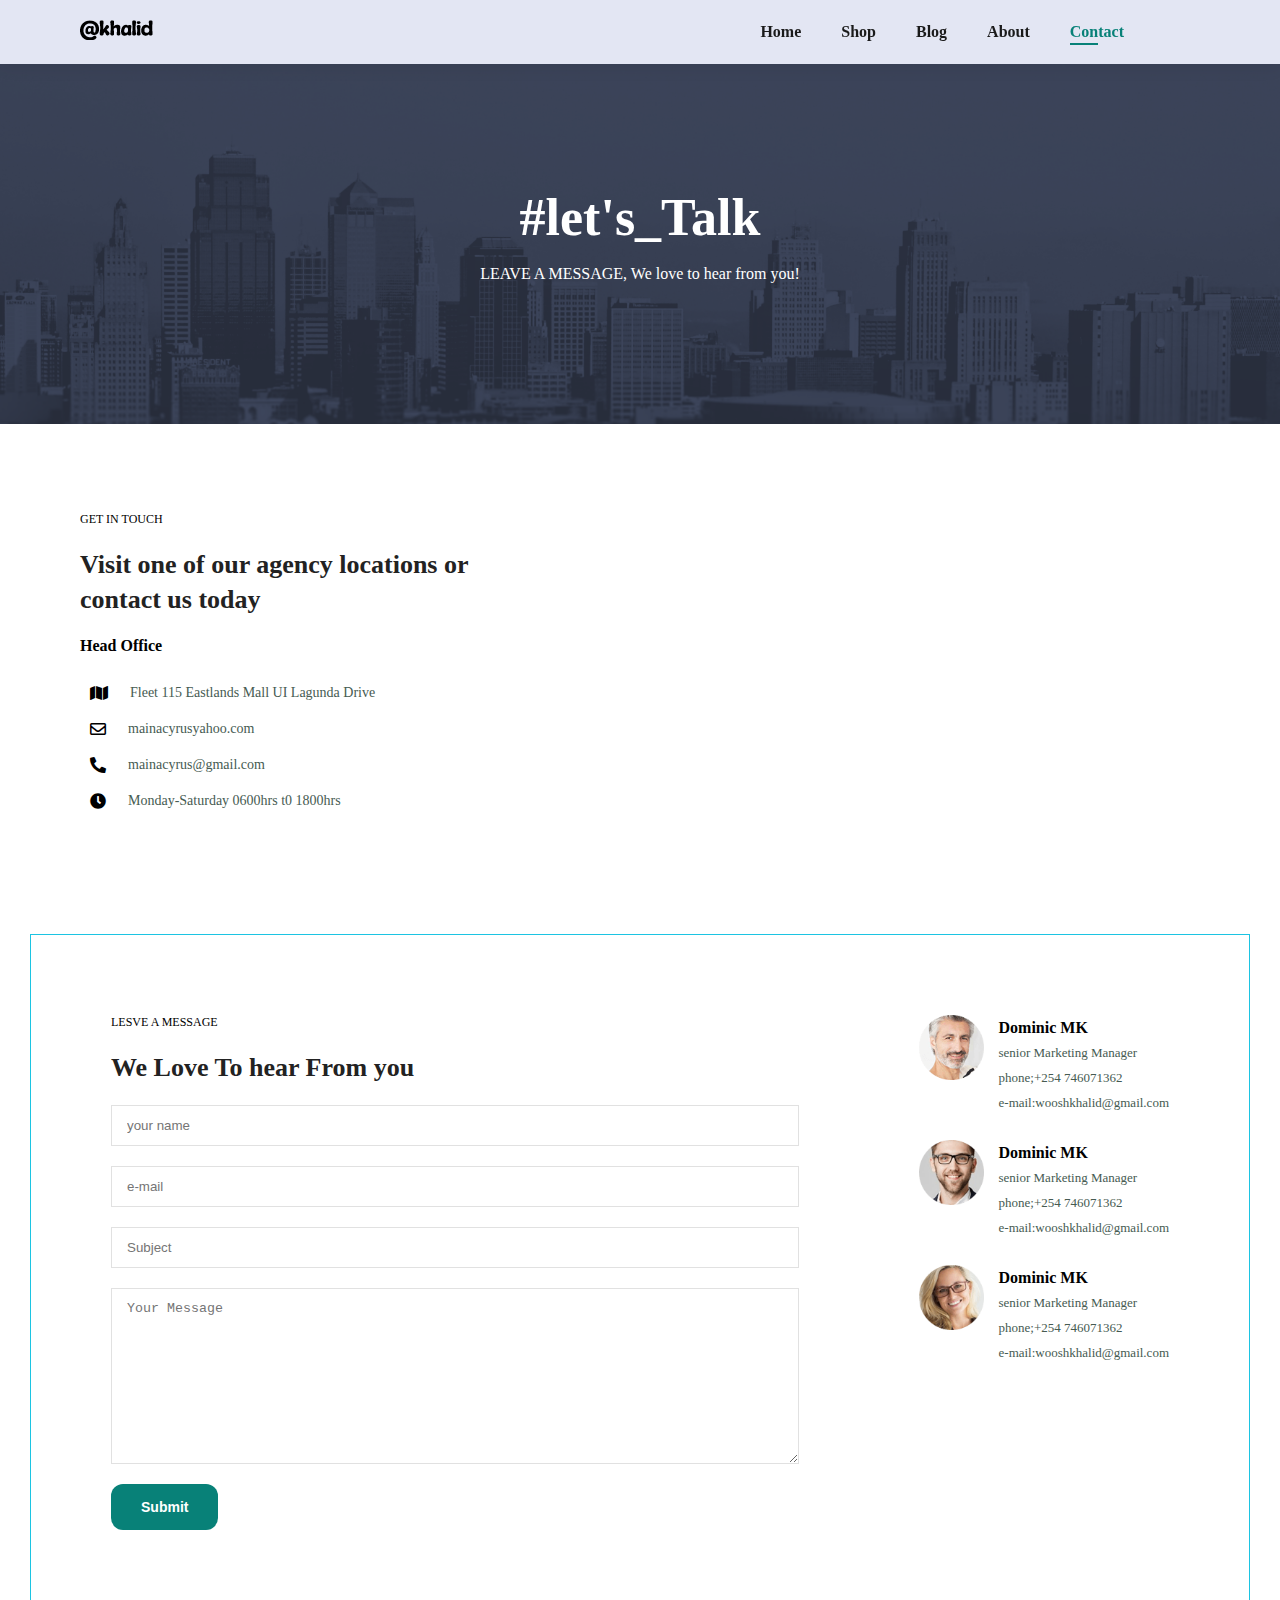
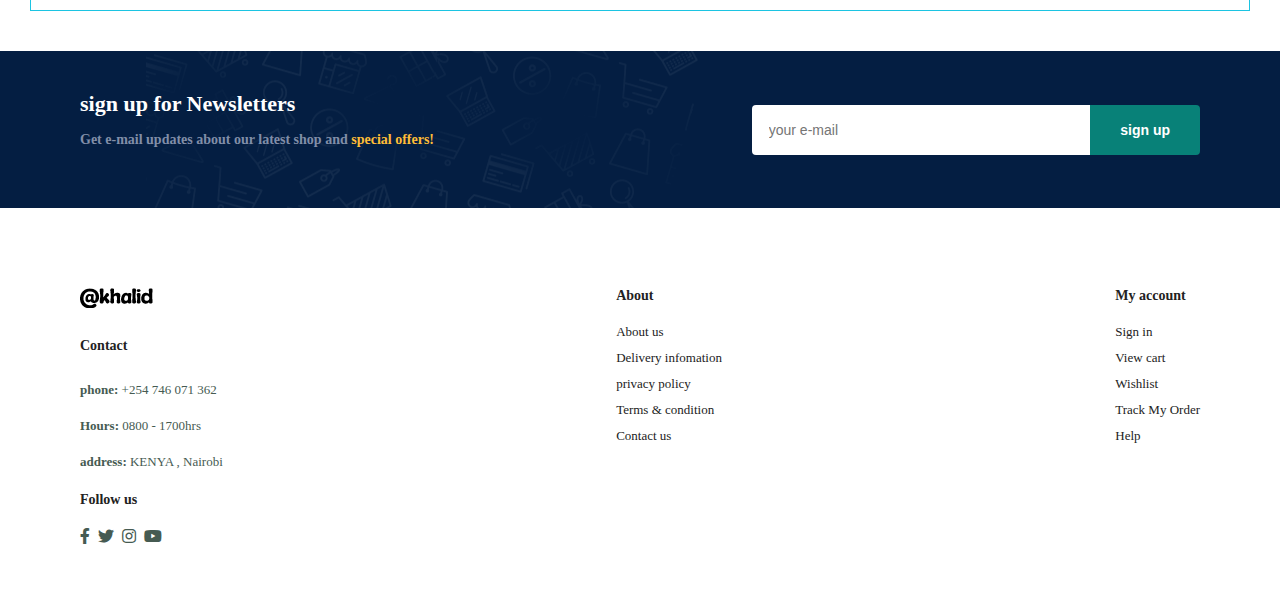
<file: contact.html>
<!DOCTYPE html>
<html lang="en">
<head>
    <meta charset="UTF-8">
    <meta name="viewport" content="width=device-width, initial-scale=1.0">
    <title>enterprice zn </title>
    <link href='https://unpkg.com/boxicons@2.1.4/css/boxicons.min.css'>
    <link rel="stylesheet" href="https://pro.fontawesome.com/releases/v5.10.0/css/all.css" />

    <link rel="stylesheet" href="style.css">
</head>
<body>

    <section id="header">
        <a href="#"><img src="img/text 12.png" class="logo" alt=""></a>


        <div>
            <ul id="navbar">
            <li><a href="index.html">Home</a></li>
            <li><a href="shop.html">Shop</a></li>
            <li><a href="blog.html">Blog</a></li>
            <li><a href="about.html">About</a></li>
            <li><a class="active" href="contact.html">Contact</a></li>
            <li id="lg-bag"><a href="cart.html"><i class="far fa-shopping-bag"></i></a></li>
            <a href="#" id="close"><i class="far fa-times"></i></a>
        </ul>
        </div>

        <div id="mobile">
            <a href="cart.html"><i class="far fa-shopping-bag"></i></a>
            <i id="bar" class="fas fa-outdent"></i>
        </div>
    </section>

    <section id="page-header" class="about-header">
        <h2>#let's_Talk</h2>
        <p>LEAVE A MESSAGE, We love to hear from you!</p>

    </section>

    <section id="contact-details" class="section-p1">
        <div class="details">
            <span>GET IN TOUCH</span>
            <h2>Visit one of our agency locations or contact us today</h2>
            <h3>Head Office</h3>
            <div>
                <li>
                    <i class="fas fa-map"></i>
                    <p> Fleet 115 Eastlands Mall UI Lagunda Drive</p>
                </li>
                <li>
                    <i class="far fa-envelope"></i>
                    <p> mainacyrusyahoo.com</p>
                </li>
                <li>
                    <i class="fas fa-phone-alt"></i>
                    <p> mainacyrus@gmail.com</p>
                </li>
                <li>
                    <i class="fas fa-clock"></i>
                    <p>Monday-Saturday 0600hrs t0 1800hrs</p>
                </li>
            </div>
        </div>

        <div class="map">
            <iframe src="https://www.google.com/maps/embed?pb=!1m18!1m12!1m3!1d42317.72612710319!2d36.87176702651058!3d-1.2250446588018618!2m3!1f0!2f0!3f0!3m2!1i1024!2i768!4f13.1!3m3!1m2!1s0x182f1591a2e9a35b%3A0x31a92b030cf1ccd5!2sKasarani%2C%20Nairobi!5e0!3m2!1sen!2ske!4v1707517111494!5m2!1sen!2ske" width="600" height="450" style="border:0;" allowfullscreen="" loading="lazy" referrerpolicy="no-referrer-when-downgrade"></iframe>
        </div>
    </section>

    <section id="form-details">
        <form action="">
            <span>LESVE A MESSAGE</span>
            <h2>We Love To hear From you</h2>
            <input type="text" placeholder="your name">
            <input type="text" placeholder="e-mail">
            <input type="text" placeholder="Subject">
            <textarea name="" id="" cols="30" rows="10" placeholder="Your Message"></textarea>
            <button class="normal">Submit</button>
        </form>
        <div class="people"> 
            <div>
                <img src="img/profiles/1.png" alt="">
                <p><span>Dominic MK</span> senior Marketing Manager <br> phone;+254 746071362 <br>e-mail:wooshkhalid@gmail.com</p>
            </div>
            <div>
                <img src="img/profiles/2.png" alt="">
                <p><span>Dominic MK</span> senior Marketing Manager <br> phone;+254 746071362 <br>e-mail:wooshkhalid@gmail.com</p>
            </div>
            <div>
                <img src="img/profiles/3.png" alt="">
                <p><span>Dominic MK</span> senior Marketing Manager <br> phone;+254 746071362 <br>e-mail:wooshkhalid@gmail.com</p>
            </div>
        </div>
    </section>

    <section id="newsletter" class="section-p1 section-m1">
        <div class="newstext">
            <h4>sign up for Newsletters</h4>
            <p>Get e-mail updates about our latest shop and <span>special offers!</span></p>
        </div>
        <div class="form">
            <input type="text" placeholder="your e-mail">
            <button class="normal">sign up</button>
        </div>
    </section>

    <footer class="section-p1">
        <div class="col">
            <img class="logo" src="img/text 12.png" alt="">
            <h4>Contact</h4>
            <p><strong>phone:</strong> +254 746 071 362</p>
            <p><strong>Hours:</strong> 0800 - 1700hrs</p>
            <p><strong>address:</strong> KENYA , Nairobi</p>
            <div class="follow">
                <h4>Follow us</h4>
                <div class="icon">
                    <i class="fab fa-facebook-f"></i>
                    <i class="fab fa-twitter"></i>
                    <i class="fab fa-instagram"></i>
                    <i class="fab fa-youtube"></i>
                </div>
            </div>
        </div>

        <div class="col">
            <h4>About</h4>
            <a href="#">About us</a>
            <a href="#">Delivery infomation</a>
            <a href="#">privacy policy</a>
            <a href="#">Terms & condition</a>
            <a href="#">Contact us</a>
        </div>
        <div class="col">
            <h4>My account</h4>
            <a href="#">Sign in</a>
            <a href="#">View cart</a>
            <a href="#">Wishlist</a>
            <a href="#">Track My Order</a>
            <a href="#">Help</a>
        </div>
    </footer>

    <script src="script.js">
        
    </script>
    
</body>
</html>
</file>
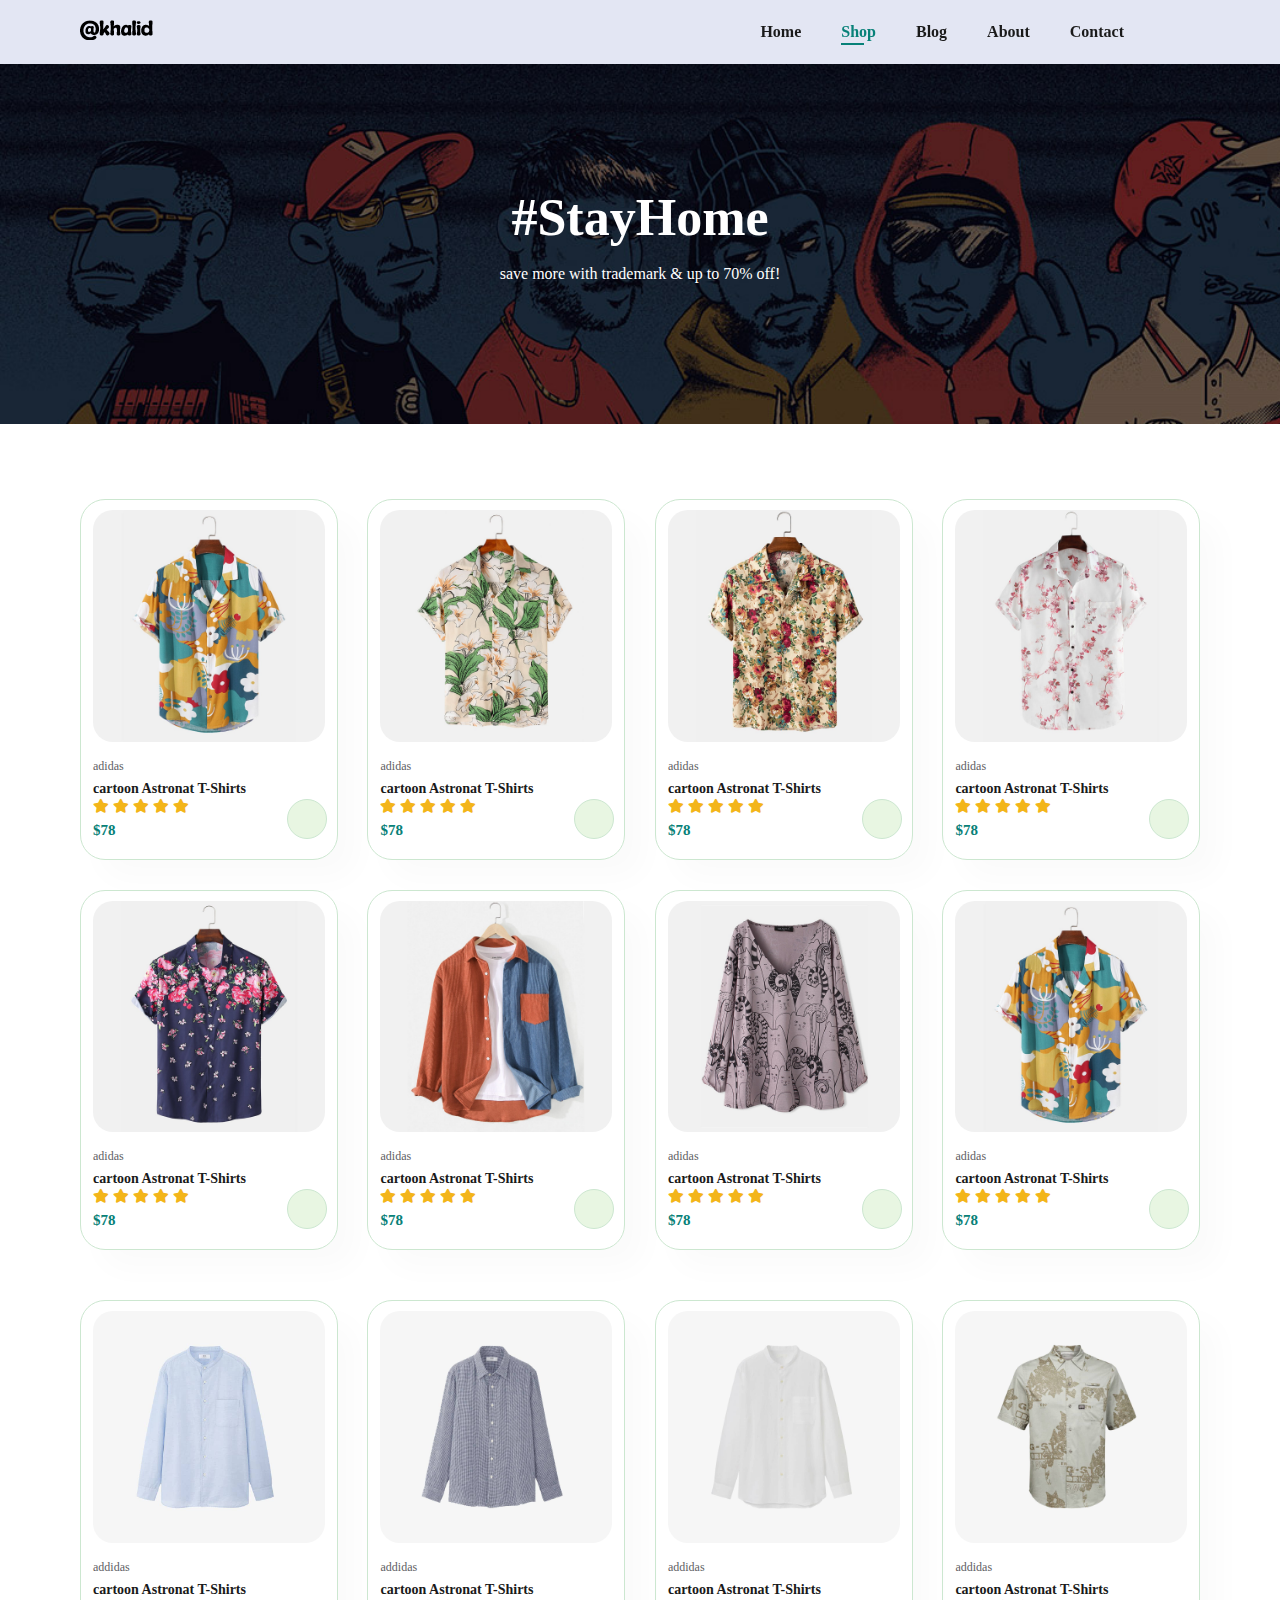
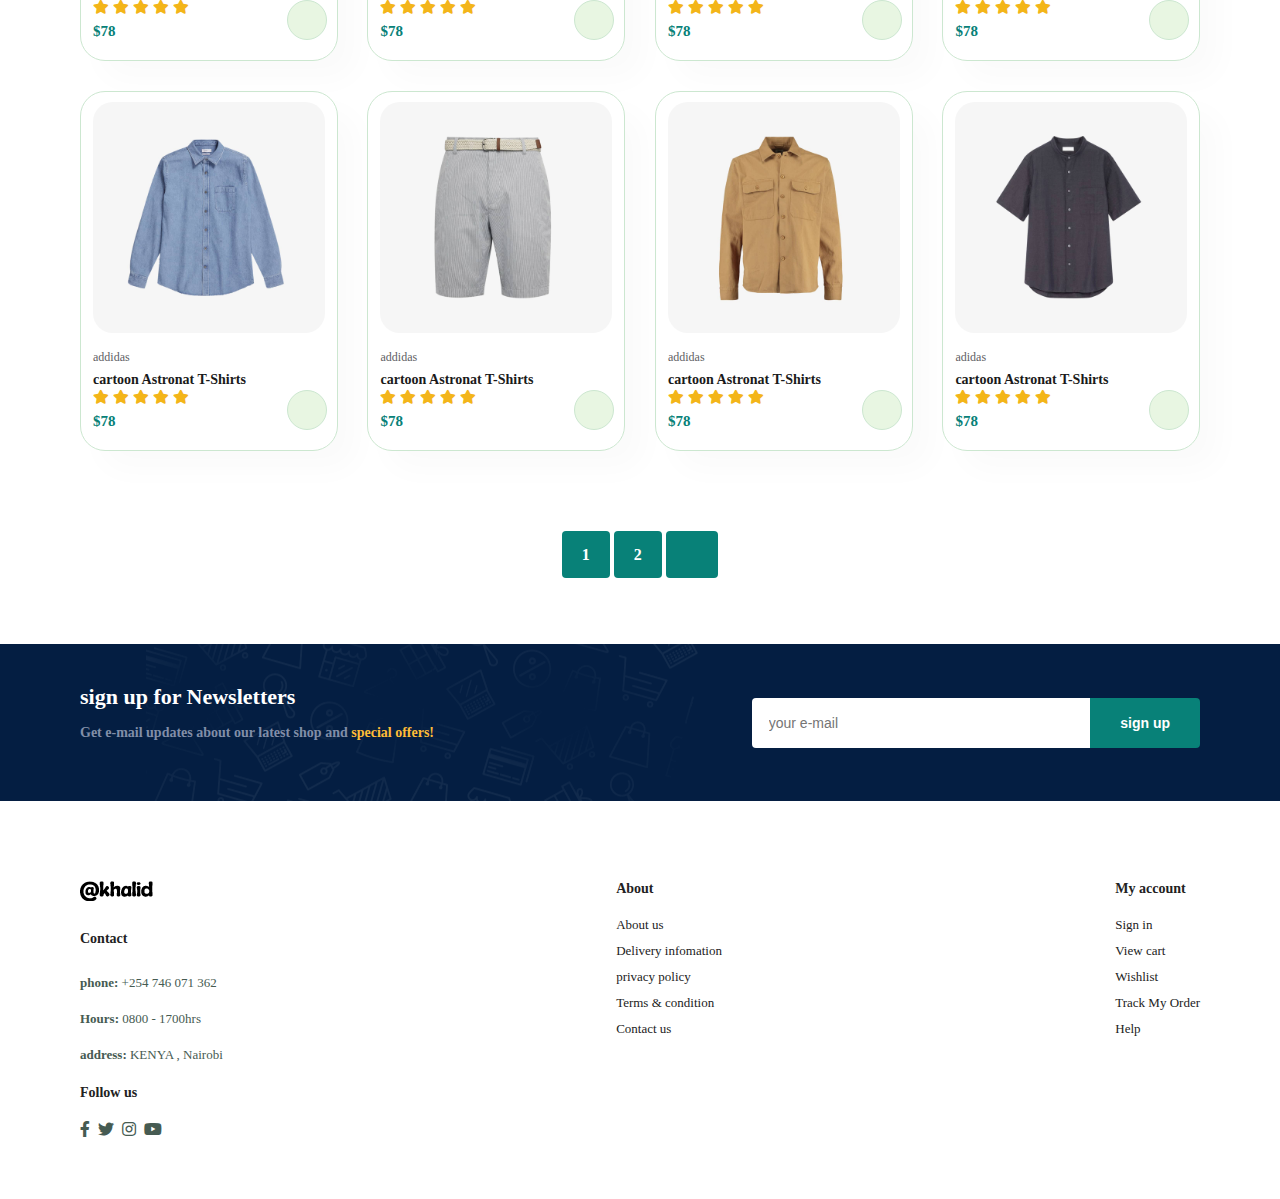
<file: shop.html>
<!DOCTYPE html>
<html lang="en">
<head>
    <meta charset="UTF-8">
    <meta name="viewport" content="width=device-width, initial-scale=1.0">
    <title>enterprice zn </title>
    <link href='https://unpkg.com/boxicons@2.1.4/css/boxicons.min.css'>
    <link rel="stylesheet" href="https://pro.fontawesome.com/releases/v5.10.0/css/all.css" />

    <link rel="stylesheet" href="style.css">
</head>
<body>

    <section id="header">
        <a href="#"><img src="img/text 12.png" class="logo" alt=""></a>


        <div>
            <ul id="navbar">
            <li><a href="index.html">Home</a></li>
            <li><a class="active" href="shop.html">Shop</a></li>
            <li><a href="blog.html">Blog</a></li>
            <li><a href="about.html">About</a></li>
            <li><a href="contact.html">Contact</a></li>
            <li id="lg-bag"><a href="cart.html"><i class="far fa-shopping-bag"></i></a></li>
            <a href="#" id="close"><i class="far fa-times"></i></a>
        </ul>
        </div>

        <div id="mobile">
            <a href="cart.html"><i class="far fa-shopping-bag"></i></a>
            <i id="bar" class="fas fa-outdent"></i>
        </div>
    </section>

    <section id="page-header">
        <h2>#StayHome</h2>
        <p>save more with trademark & up to 70% off!</p>

    </section>

    <section id="product1" class="section-p1">
        <div class="pro-container">
            <div class="pro" onclick="window.location.href='sproduct.html';">
                <img src="img/Products/f1.jpg" alt="">
                <div class="des">
                    <span>adidas</span>
                    <h5>cartoon Astronat T-Shirts </h5>
                    <div class="star">
                        <i class="fas fa-star"></i>
                        <i class="fas fa-star"></i>
                        <i class="fas fa-star"></i>
                        <i class="fas fa-star"></i>
                        <i class="fas fa-star"></i>
                    </div>
                    <h4>$78</h4>
                </div>
                <a href="#"><i class="fal fa-shopping-cart cart"></i></a>
            </div>
            <div class="pro">
                <img src="img/Products/f2.jpg" alt="">
                <div class="des">
                    <span>adidas</span>
                    <h5>cartoon Astronat T-Shirts </h5>
                    <div class="star">
                        <i class="fas fa-star"></i>
                        <i class="fas fa-star"></i>
                        <i class="fas fa-star"></i>
                        <i class="fas fa-star"></i>
                        <i class="fas fa-star"></i>
                    </div>
                    <h4>$78</h4>
                </div>
                <a href="#"><i class="fal fa-shopping-cart cart"></i></a>
            </div>
            <div class="pro">
                <img src="img/Products/f3.jpg" alt="">
                <div class="des">
                    <span>adidas</span>
                    <h5>cartoon Astronat T-Shirts </h5>
                    <div class="star">
                        <i class="fas fa-star"></i>
                        <i class="fas fa-star"></i>
                        <i class="fas fa-star"></i>
                        <i class="fas fa-star"></i>
                        <i class="fas fa-star"></i>
                    </div>
                    <h4>$78</h4>
                </div>
                <a href="#"><i class="fal fa-shopping-cart cart"></i></a>
            </div>
            <div class="pro">
                <img src="img/Products/f4.jpg" alt="">
                <div class="des">
                    <span>adidas</span>
                    <h5>cartoon Astronat T-Shirts </h5>
                    <div class="star">
                        <i class="fas fa-star"></i>
                        <i class="fas fa-star"></i>
                        <i class="fas fa-star"></i>
                        <i class="fas fa-star"></i>
                        <i class="fas fa-star"></i>
                    </div>
                    <h4>$78</h4>
                </div>
                <a href="#"><i class="fal fa-shopping-cart cart"></i></a>
            </div>
            <div class="pro">
                <img src="img/Products/f5.jpg" alt="">
                <div class="des">
                    <span>adidas</span>
                    <h5>cartoon Astronat T-Shirts </h5>
                    <div class="star">
                        <i class="fas fa-star"></i>
                        <i class="fas fa-star"></i>
                        <i class="fas fa-star"></i>
                        <i class="fas fa-star"></i>
                        <i class="fas fa-star"></i>
                    </div>
                    <h4>$78</h4>
                </div>
                <a href="#"><i class="fal fa-shopping-cart cart"></i></a>
            </div>
            <div class="pro">
                <img src="img/Products/f6.jpg" alt="">
                <div class="des">
                    <span>adidas</span>
                    <h5>cartoon Astronat T-Shirts </h5>
                    <div class="star">
                        <i class="fas fa-star"></i>
                        <i class="fas fa-star"></i>
                        <i class="fas fa-star"></i>
                        <i class="fas fa-star"></i>
                        <i class="fas fa-star"></i>
                    </div>
                    <h4>$78</h4>
                </div>
                <a href="#"><i class="fal fa-shopping-cart cart"></i></a>
            </div>
            <div class="pro">
                <img src="img/Products/f8.jpg" alt="">
                <div class="des">
                    <span>adidas</span>
                    <h5>cartoon Astronat T-Shirts </h5>
                    <div class="star">
                        <i class="fas fa-star"></i>
                        <i class="fas fa-star"></i>
                        <i class="fas fa-star"></i>
                        <i class="fas fa-star"></i>
                        <i class="fas fa-star"></i>
                    </div>
                    <h4>$78</h4>
                </div>
                <a href="#"><i class="fal fa-shopping-cart cart"></i></a>
            </div>
            <div class="pro">
                <img src="img/Products/f1.jpg" alt="">
                <div class="des">
                    <span>adidas</span>
                    <h5>cartoon Astronat T-Shirts </h5>
                    <div class="star">
                        <i class="fas fa-star"></i>
                        <i class="fas fa-star"></i>
                        <i class="fas fa-star"></i>
                        <i class="fas fa-star"></i>
                        <i class="fas fa-star"></i>
                    </div>
                    <h4>$78</h4>
                </div>
                <a href="#"><i class="fal fa-shopping-cart cart"></i></a>
            </div>
        
        <div class="pro-container">
            <div class="pro">
                <img src="img/xenom/n1.jpg" alt="">
                <div class="des">
                    <span>addidas</span>
                    <h5>cartoon Astronat T-Shirts </h5>
                    <div class="star">
                        <i class="fas fa-star"></i>
                        <i class="fas fa-star"></i>
                        <i class="fas fa-star"></i>
                        <i class="fas fa-star"></i>
                        <i class="fas fa-star"></i>
                    </div>
                    <h4>$78</h4>
                </div>
                <a href="#"><i class="fal fa-shopping-cart cart"></i></a>
            </div>
            <div class="pro">
                <img src="img/xenom/n2.jpg" alt="">
                <div class="des">
                    <span>addidas</span>
                    <h5>cartoon Astronat T-Shirts </h5>
                    <div class="star">
                        <i class="fas fa-star"></i>
                        <i class="fas fa-star"></i>
                        <i class="fas fa-star"></i>
                        <i class="fas fa-star"></i>
                        <i class="fas fa-star"></i>
                    </div>
                    <h4>$78</h4>
                </div>
                <a href="#"><i class="fal fa-shopping-cart cart"></i></a>
            </div>
            <div class="pro">
                <img src="img/xenom/n3.jpg" alt="">
                <div class="des">
                    <span>addidas</span>
                    <h5>cartoon Astronat T-Shirts </h5>
                    <div class="star">
                        <i class="fas fa-star"></i>
                        <i class="fas fa-star"></i>
                        <i class="fas fa-star"></i>
                        <i class="fas fa-star"></i>
                        <i class="fas fa-star"></i>
                    </div>
                    <h4>$78</h4>
                </div>
                <a href="#"><i class="fal fa-shopping-cart cart"></i></a>
            </div>
            <div class="pro">
                <img src="img/xenom/n4.jpg" alt="">
                <div class="des">
                    <span>addidas</span>
                    <h5>cartoon Astronat T-Shirts </h5>
                    <div class="star">
                        <i class="fas fa-star"></i>
                        <i class="fas fa-star"></i>
                        <i class="fas fa-star"></i>
                        <i class="fas fa-star"></i>
                        <i class="fas fa-star"></i>
                    </div>
                    <h4>$78</h4>
                </div>
                <a href="#"><i class="fal fa-shopping-cart cart"></i></a>
            </div>
            <div class="pro">
                <img src="img/xenom/n5 (1).jpg" alt="">
                <div class="des">
                    <span>addidas</span>
                    <h5>cartoon Astronat T-Shirts </h5>
                    <div class="star">
                        <i class="fas fa-star"></i>
                        <i class="fas fa-star"></i>
                        <i class="fas fa-star"></i>
                        <i class="fas fa-star"></i>
                        <i class="fas fa-star"></i>
                    </div>
                    <h4>$78</h4>
                </div>
                <a href="#"><i class="fal fa-shopping-cart cart"></i></a>
            </div>
            <div class="pro">
                <img src="img/xenom/n6 (1).jpg" alt="">
                <div class="des">
                    <span>addidas</span>
                    <h5>cartoon Astronat T-Shirts </h5>
                    <div class="star">
                        <i class="fas fa-star"></i>
                        <i class="fas fa-star"></i>
                        <i class="fas fa-star"></i>
                        <i class="fas fa-star"></i>
                        <i class="fas fa-star"></i>
                    </div>
                    <h4>$78</h4>
                </div>
                <a href="#"><i class="fal fa-shopping-cart cart"></i></a>
            </div>
            <div class="pro">
                <img src="img/xenom/n7.jpg" alt="">
                <div class="des">
                    <span>addidas</span>
                    <h5>cartoon Astronat T-Shirts</h5>
                    <div class="star">
                        <i class="fas fa-star"></i>
                        <i class="fas fa-star"></i>
                        <i class="fas fa-star"></i>
                        <i class="fas fa-star"></i>
                        <i class="fas fa-star"></i>
                    </div>
                    <h4>$78</h4>
                </div>
                <a href="#"><i class="fal fa-shopping-cart cart"></i></a>
            </div>
            <div class="pro">
                <img src="img/xenom/n8.jpg" alt="">
                <div class="des">
                    <span>adidas</span>
                    <h5>cartoon Astronat T-Shirts </h5>
                    <div class="star">
                        <i class="fas fa-star"></i>
                        <i class="fas fa-star"></i>
                        <i class="fas fa-star"></i>
                        <i class="fas fa-star"></i>
                        <i class="fas fa-star"></i>
                    </div>
                    <h4>$78</h4>
                </div>
                <a href="#"><i class="fal fa-shopping-cart cart"></i></a>
            </div>
        </div>
    </section>

    <section id="pagination" class="section-p1">
        <a href="#">1</a>
        <a href="#">2</a>
        <a href="#"><i class="fal fa-long-arrow-alt-right"></i></a>
    </section>

    <section id="newsletter" class="section-p1 section-m1">
        <div class="newstext">
            <h4>sign up for Newsletters</h4>
            <p>Get e-mail updates about our latest shop and <span>special offers!</span></p>
        </div>
        <div class="form">
            <input type="text" placeholder="your e-mail">
            <button class="normal">sign up</button>
        </div>
    </section>

    <footer class="section-p1">
        <div class="col">
            <img class="logo" src="img/text 12.png" alt="">
            <h4>Contact</h4>
            <p><strong>phone:</strong> +254 746 071 362</p>
            <p><strong>Hours:</strong> 0800 - 1700hrs</p>
            <p><strong>address:</strong> KENYA , Nairobi</p>
            <div class="follow">
                <h4>Follow us</h4>
                <div class="icon">
                    <i class="fab fa-facebook-f"></i>
                    <i class="fab fa-twitter"></i>
                    <i class="fab fa-instagram"></i>
                    <i class="fab fa-youtube"></i>
                </div>
            </div>
        </div>

        <div class="col">
            <h4>About</h4>
            <a href="#">About us</a>
            <a href="#">Delivery infomation</a>
            <a href="#">privacy policy</a>
            <a href="#">Terms & condition</a>
            <a href="#">Contact us</a>
        </div>
        <div class="col">
            <h4>My account</h4>
            <a href="#">Sign in</a>
            <a href="#">View cart</a>
            <a href="#">Wishlist</a>
            <a href="#">Track My Order</a>
            <a href="#">Help</a>
        </div>
    </footer>

    <script src="script.js">
        
    </script>
    
</body>
</html>
</file>
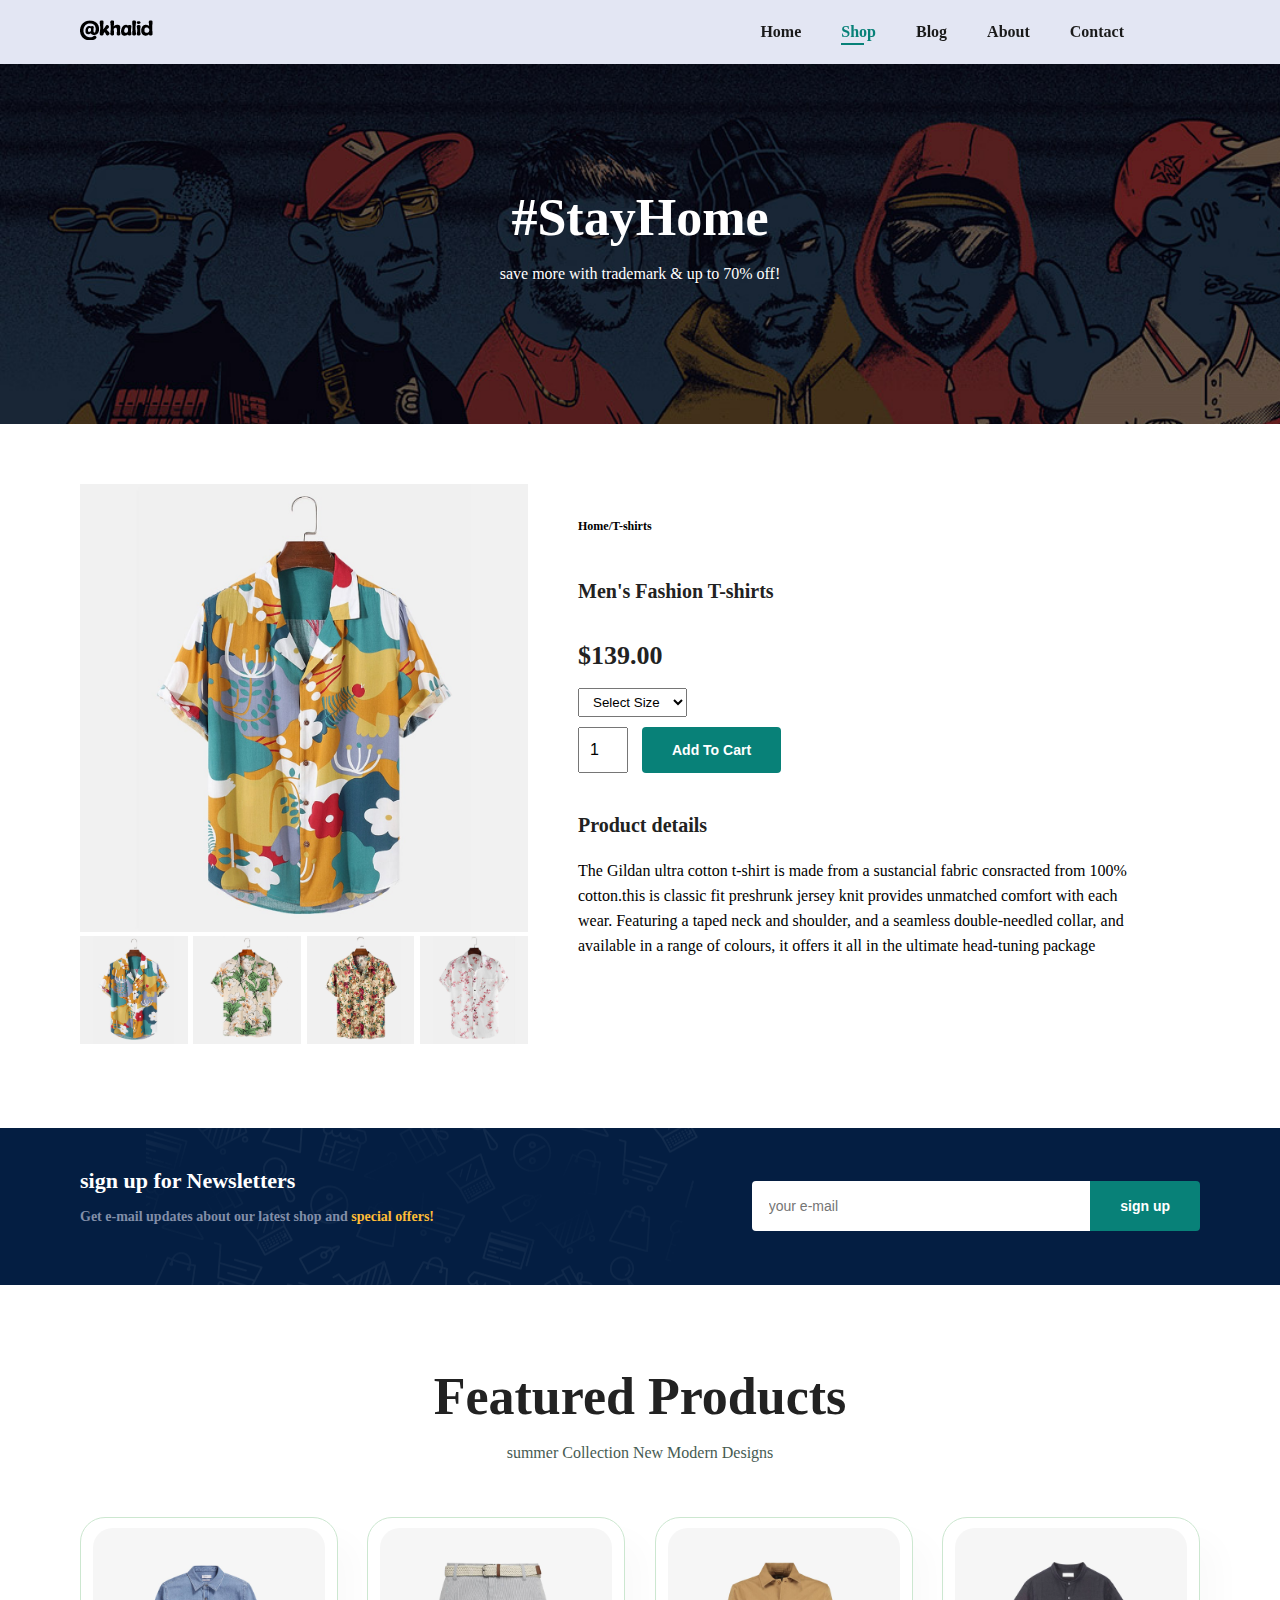
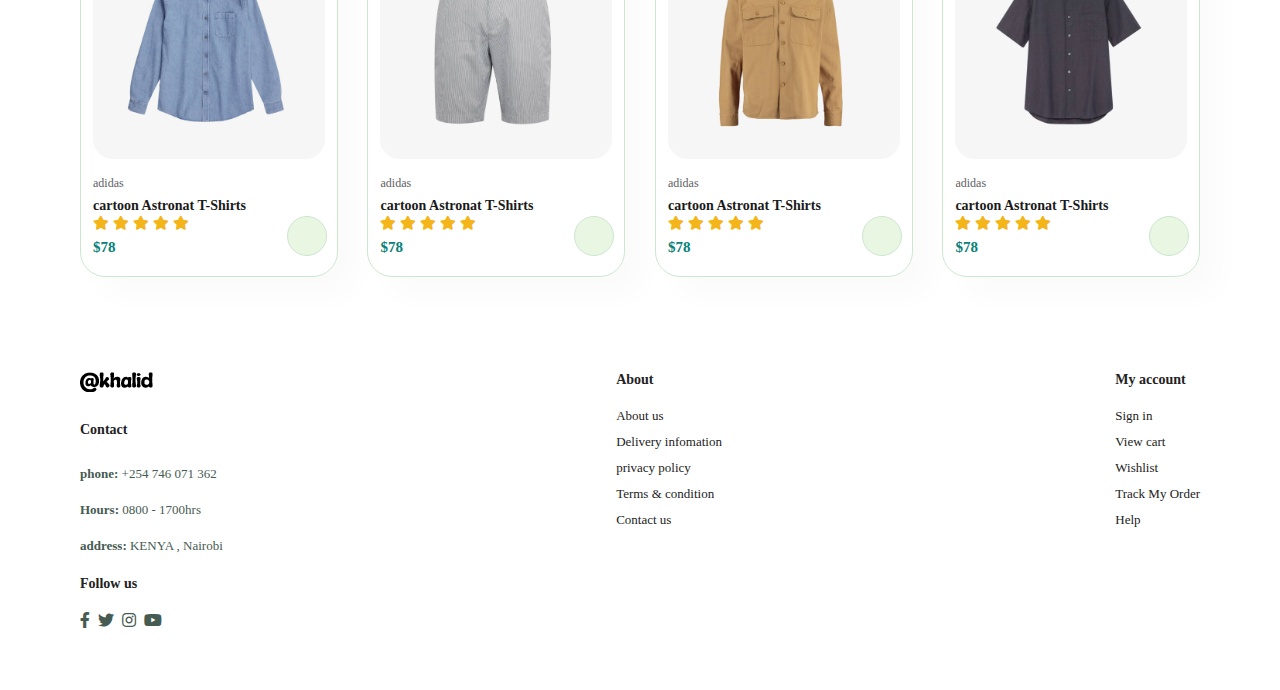
<file: sproduct.html>
<!DOCTYPE html>
<html lang="en">
<head>
    <meta charset="UTF-8">
    <meta name="viewport" content="width=device-width, initial-scale=1.0">
    <title>enterprice zn </title>
    <link href='https://unpkg.com/boxicons@2.1.4/css/boxicons.min.css'>
    <link rel="stylesheet" href="https://pro.fontawesome.com/releases/v5.10.0/css/all.css" />

    <link rel="stylesheet" href="style.css">
</head>
<body>

    <section id="header">
        <a href="#"><img src="img/text 12.png" class="logo" alt=""></a>


        <div>
            <ul id="navbar">
            <li><a href="index.html">Home</a></li>
            <li><a class="active" href="shop.html">Shop</a></li>
            <li><a href="blog.html">Blog</a></li>
            <li><a href="about.html">About</a></li>
            <li><a href="contact.html">Contact</a></li>
            <li id="lg-bag"><a href="cart.html"><i class="far fa-shopping-bag"></i></a></li>
            <a href="#" id="close"><i class="far fa-times"></i></a>
        </ul>
        </div>

        <div id="mobile">
            <a href="cart.html"><i class="far fa-shopping-bag"></i></a>
            <i id="bar" class="fas fa-outdent"></i>
        </div>
    </section>

    <section id="page-header">
        <h2>#StayHome</h2>
        <p>save more with trademark & up to 70% off!</p>

    </section>
    <section id="prodetails" class="section-p1">
        <div class="single-pro-image">
            <img src="img/Products/f1.jpg" width="100%" id="MainImg" alt="">

            <div class="small-img-group">
                <div class="small-img-col">
                    <img src="img/Products/f1.jpg" width="100%" class="small-img" alt="">
                </div>
                <div class="small-img-col">
                    <img src="img/Products/f2.jpg" width="100%" class="small-img" alt="">
                </div>
                <div class="small-img-col">
                    <img src="img/Products/f3.jpg" width="100%" class="small-img" alt="">
                </div>
                <div class="small-img-col">
                    <img src="img/Products/f4.jpg" width="100%" class="small-img" alt="">
                </div>
                
            </div>
        </div>

        <div class="single-pro-details">
            <h6>Home/T-shirts</h6>
            <h4>Men's Fashion T-shirts</h4>
            <h2>$139.00</h2>
            <select>
                <option>Select Size</option>
                <option>XL</option>
                <option>XXL</option>
                <option>Small</option>
                <option>Large</option>
            </select>
            <input type="number" value="1">
            <button class="normal">Add To Cart</button>
            <h4>Product details</h4>
            <span>The Gildan ultra cotton t-shirt is made from a sustancial fabric consracted from 100% cotton.this is classic fit preshrunk jersey knit provides unmatched comfort with each wear. Featuring a taped neck and shoulder, and a seamless double-needled collar, and available in a range of colours, it offers it all in the ultimate head-tuning package</span>
        </div>
    </section>

    <section id="newsletter" class="section-p1 section-m1">
        <div class="newstext">
            <h4>sign up for Newsletters</h4>
            <p>Get e-mail updates about our latest shop and <span>special offers!</span></p>
        </div>
        <div class="form">
            <input type="text" placeholder="your e-mail">
            <button class="normal">sign up</button>
        </div>
    </section>
    <section id="product1" class="section-p1">
        <h2>Featured Products</h2>
        <p>summer Collection New Modern Designs</p>
        <div class="pro-container">
           
            <div class="pro">
                <img src="img/xenom/n5 (1).jpg" alt="">
                <div class="des">
                    <span>adidas</span>
                    <h5>cartoon Astronat T-Shirts </h5>
                    <div class="star">
                        <i class="fas fa-star"></i>
                        <i class="fas fa-star"></i>
                        <i class="fas fa-star"></i>
                        <i class="fas fa-star"></i>
                        <i class="fas fa-star"></i>
                    </div>
                    <h4>$78</h4>
                </div>
                <a href="#"><i class="fal fa-shopping-cart cart"></i></a>
            </div>
            <div class="pro">
                <img src="img/xenom/n6 (1).jpg" alt="">
                <div class="des">
                    <span>adidas</span>
                    <h5>cartoon Astronat T-Shirts </h5>
                    <div class="star">
                        <i class="fas fa-star"></i>
                        <i class="fas fa-star"></i>
                        <i class="fas fa-star"></i>
                        <i class="fas fa-star"></i>
                        <i class="fas fa-star"></i>
                    </div>
                    <h4>$78</h4>
                </div>
                <a href="#"><i class="fal fa-shopping-cart cart"></i></a>
            </div>
            <div class="pro">
                <img src="img/xenom/n7.jpg" alt="">
                <div class="des">
                    <span>adidas</span>
                    <h5>cartoon Astronat T-Shirts </h5>
                    <div class="star">
                        <i class="fas fa-star"></i>
                        <i class="fas fa-star"></i>
                        <i class="fas fa-star"></i>
                        <i class="fas fa-star"></i>
                        <i class="fas fa-star"></i>
                    </div>
                    <h4>$78</h4>
                </div>
                <a href="#"><i class="fal fa-shopping-cart cart"></i></a>
            </div>
            <div class="pro">
                <img src="img/xenom/n8.jpg" alt="">
                <div class="des">
                    <span>adidas</span>
                    <h5>cartoon Astronat T-Shirts </h5>
                    <div class="star">
                        <i class="fas fa-star"></i>
                        <i class="fas fa-star"></i>
                        <i class="fas fa-star"></i>
                        <i class="fas fa-star"></i>
                        <i class="fas fa-star"></i>
                    </div>
                    <h4>$78</h4>
                </div>
                <a href="#"><i class="fal fa-shopping-cart cart"></i></a>
            </div>
        </div>
    </section>

    <footer class="section-p1">
        <div class="col">
            <img class="logo" src="img/text 12.png" alt="">
            <h4>Contact</h4>
            <p><strong>phone:</strong> +254 746 071 362</p>
            <p><strong>Hours:</strong> 0800 - 1700hrs</p>
            <p><strong>address:</strong> KENYA , Nairobi</p>
            <div class="follow">
                <h4>Follow us</h4>
                <div class="icon">
                    <i class="fab fa-facebook-f"></i>
                    <i class="fab fa-twitter"></i>
                    <i class="fab fa-instagram"></i>
                    <i class="fab fa-youtube"></i>
                </div>
            </div>
        </div>

        <div class="col">
            <h4>About</h4>
            <a href="#">About us</a>
            <a href="#">Delivery infomation</a>
            <a href="#">privacy policy</a>
            <a href="#">Terms & condition</a>
            <a href="#">Contact us</a>
        </div>
        <div class="col">
            <h4>My account</h4>
            <a href="#">Sign in</a>
            <a href="#">View cart</a>
            <a href="#">Wishlist</a>
            <a href="#">Track My Order</a>
            <a href="#">Help</a>
        </div>
    </footer>

    <script>
        var MainImg =document.getElementById("MainImg");
        var smallimg =document.getElementsByClassName("small-img");

        smallimg[0].onclick = function(){
            MainImg.src = smallimg[0].src;
        }
        smallimg[1].onclick = function(){
            MainImg.src = smallimg[1].src;
        }
        smallimg[2].onclick = function(){
            MainImg.src = smallimg[2].src;
        }
        smallimg[3].onclick = function(){
            MainImg.src = smallimg[3].src;
        }
    </script>

    <script src="script.js"></script>
    
</body>

</html>
</file>
<file: style.css>
@import url("https://fonts.googleapis.com/css2?family=Spartan:wght@100;200;300;400;500;600;700;800;900&display=swap");
*{
    margin: 0;
    padding: 0;
    box-sizing: border-box;
    font-family:'Spartan' sans-serif;
}
h1{
    font-size: 50px;
    line-height: 64px;
    color: #222;
}
h2{
    font-size: 52px;
    line-height: 64px;
    color: #222;
}

h4{
    font-size: 20px;
    color: #222;
}
h6{
    font-weight: 700;
    font-size: 12px;
}
p{
    font-size: 16px;
    color: #465b52;
    margin: 15px 0 20px 0;
}
.section-p1{
    padding: 40px 80px;
}
.section-m1{
    margin: 40px 0;
}
button.normal{
    font-size: 14px;
    font-weight: 600;
    padding: 15px 30px;
    color: #000;
    background-color: #fff;
    border-radius: 4px;
    cursor: pointer;
    border: none;
    outline: none;
    transition: 0.2s;
}

button.white{
    font-size: 13px;
    font-weight: 600;
    padding: 11px 18px;
    color: #fff;
    background-color: transparent;
    cursor: pointer;
    border: 1px solid #fff;
    outline: none;
    transition: 0.2s;
}
body{
    width: 100%;
}

/*header start*/
#header{
    display: flex;
    align-items: center;
    justify-content: space-between;
    padding: 20px 80px;
    background: #E3E6F3;
    box-shadow: 0 5px 15px rgba(0, 0, 0, 0.06);
    z-index: 999;
    position: sticky;
    top: 0;
    left: 0;
}

#navbar{
    display: flex;
    justify-content: center;
    align-items: center;
}
#navbar li{
    list-style: none;
    padding: 0 20px;
    position: relative;
}
#navbar li a{
    text-decoration: none;
    font-size: 16px;
    font-weight: 600;
    color: #1a1a1a;
    transition: 0.3s ease;
}
#navbar li a:hover,
#navbar li a.active {
    color: #088178;
}
#navbar li a.active::after,
#navbar li a:hover::after{
    content: "";
    width: 30%;
    height: 2px;
    background: #088178;
    position: absolute;
    bottom: -4px;
    left: 20px;
}
#mobile{
    display: none;
    align-items: center;
}
#close{
    display: none;
}

/*home page*/
#hero{
    background-image: url(img/hero4.png);
    height: 90vh;
    width: 100%;
    background-size: cover;
    background-position: top 25% right 0;
    padding: 0 80px;
    display: flex;
    align-items: flex-start;
    flex-direction: column;
    justify-content: center;
}

#hero h4,
#hero h2{
    color: #3e96e9;
}

#hero h4{
    padding-bottom: 15px;
}
#hero h1{
    color: #088178;
}
#hero button{
    background-color: #4CAF50;
    color: #e8f0ef;
    border: 0;
    padding: 20px 40px 20px 45px;
    border-radius: 10px;
    display: inline-block;
    background-repeat: no-repeat;
    cursor: pointer;
    font-weight: 700;
    font-size: 15px;
}
#feature{
    display: flex;
    align-items: center;
    justify-content: space-between;
    flex-wrap: wrap;
}
#feature .fe-box{
    width: 180px;
    padding: 25px 15px;
    text-align: center;
    box-shadow: 20px 20px 34px rgba(0, 0, 0, 0.03);
    border: 1px solid #cce7cc;
    border-radius: 4px;
    margin: 15px 0;

}
#feature .fe-box :hover{
    box-shadow: 10px 10px 54px rgba(70, 62, 221, 0.1);
}
#feature .fe-box image{
    width: 100%;
    margin-bottom: 10px;
}
#feature .fe-box h6{
    display: inline-block;
    padding: 9px 8px 6px 8px;
    line-height: 1;
    border-radius: 4px;
    color: #088178;
    background-color: #fddde4;
}
#feature .fe-box:nth-child(2) h6{
    background-color: #cdebbc;
}
#feature .fe-box:nth-child(3) h6{
    background-color: #d1e8f2;
}
#feature .fe-box:nth-child(4) h6{
    background-color: #cdd4f8;
}
#feature .fe-box:nth-child(5) h6{
    background-color: #f6dbf6;
}
#feature .fe-box:nth-child(6) h6{
    background-color: #fff2e5;
}

#product1{
    text-align: center;
}
#product1 .pro-container{
    display: flex;
    justify-content: space-between;
    padding-top: 20px;
    flex-wrap: wrap;
}
#product1 .pro {
    width: 23%;
    min-width: 250px;
    padding: 10px 12px;
    border: 1px solid #cce7d0;
    border-radius: 25px;
    cursor: pointer;
    box-shadow: 20px 20px 30px rgba(0, 0, 0, 0.02);
    margin: 15px 0;
    transition: 0.2s ease;
    position: relative;
}
#product1 .pro:hover{
    box-shadow: 20px 20px 30px rgba(0, 0, 0, 0.06);

}
#product1 .pro img{
    width: 100%;
    border-radius: 20px;
}
#product1 .pro .des{
    text-align: start;
    padding: 10px 0;
}

#product1 .pro .des span{
    color: #606063;
    font-size: 12px;
}
#product1 .pro .des h5{
    padding-top: 7px;
    color: #1a1a1a;
    font-size: 14px;
}
#product1 .pro .des i{
    font-size: 14px;
    color: rgb(243, 181, 25);
}
#product1 .pro .des h4{
    padding-top: 7px;
    font-size: 15px;
    color: #088178;
}
#product1 .pro .cart{
    width: 40px;
    height: 40px;
    line-height: 40px;
    border-radius: 50px;
    background-color: #e8f6e2;
    font-weight: 500;
    color: #088178;
    border: 1px solid #cce7d0;
    position: absolute;
    bottom: 20px;
    right: 10px;
}
#banner{
    display: flex;
    flex-direction: column;
    justify-content: center;
    align-items: center;
    text-align: center;
    background-image: url(img/xenom/b2.jpg);
    width: 100%;
    height: 40vh;
    background-size: cover;
    background-position: center;
}
#banner h4{
    color: #fff;
    font-size: 16px;
}
#banner h2{
    color: #fff;
    font-size: 30px;
    padding: 10px 0;
}
#banner h2 span{
    color: #ef3636;
}
#banner button:hover{
    background-color: #088178;
    color: #fff;
}

#sm-banner {
    display: flex;
    justify-content: space-between;
    flex-wrap: wrap;
}
#sm-banner .banner-box{
    display: flex;
    flex-direction: column;
    justify-content: center;
    align-items: flex-start;
    background-image: url(img/features/b17.jpg);
    min-width: 580px;
    height: 50vh;
    background-size: cover;
    background-position: center;
    padding: 30px;
}
#sm-banner .banner-box2{
    background-image: url(img/features/b10.jpg);
}

#sm-banner h4{
    color: #fff;
    font-size: 20px;
    font-weight: 300;
}
#sm-banner h2{
    color: #fff;
    font-size: 30px;
    font-weight: 800;
}
#sm-banner span{
    color: #fff;
    font-size: 16px;
    font-weight: 500;
    padding-bottom: 15px;
}
#sm-banner .banner-box:hover button{
    background: #088178;
    border: 1px solid #088178;
}
#banner3{
    display: flex;
    justify-content: space-between;
    align-items: center;
    padding: 0 80px;
}
#banner3 .banner-box{
    display: flex;
    flex-direction: column;
    justify-content: space-between;
    align-items: flex-start;
    background-image: url(img/features/b7.jpg);
    min-width: 30%;
    height: 30vh;
    background-size: cover;
    background-position: center;
    padding: 20px;
    margin-bottom: 20px;
}
#banner3 .banner-box2{
    background-image: url(img/features/b4.jpg);
}
#banner3 .banner-box3{
    background-image: url(img/features/b18.jpg);
}
#banner3 h2{
    color: #fff;
    font-weight: 900;
    font-size: 22px;
}
#banner3 h3{
    color: #eb2222;
    font-weight: 800;
    font-size: 15px;
}
#newsletter{
    display: flex;
    justify-content: space-between;
    flex-wrap: wrap;
    align-items: center;
    background-image: url(img/features/b14.png);
    background-repeat: no-repeat;
    background-position:  20% 30%;
    background-color: #041e42;
}
#newsletter h4{
    font-size: 22px;
    font-weight: 700;
    color: #fff;
}
#newsletter p{
    font-size: 14px;
    font-weight: 600;
    color: #818ea8;
}
#newsletter p span{
    color: #ffbd37;
}
#newsletter .form{
    display: flex;
    width: 40%;
}
#newsletter input{
    height: 3.125rem;
    padding: 0 1.125em;
    font-size: 14px;
    width: 100%;
    border: 1px solid transparent;
    border-radius: 4px;
    outline: none;
    border-top-right-radius: 0;
    border-bottom-right-radius: 0;
}
#newsletter button{
    background-color: #088178;
    color: #fff;
    white-space: nowrap;
    border-top-left-radius: 0;
    border-bottom-left-radius: 0;
}

footer{
    display: flex;
    flex-wrap: wrap;
    justify-content: space-between;
    
    
}
footer .col{
    display: flex;
    flex-direction: column;
    align-items: flex-start;
    margin-bottom: 20px;
    
}
footer .logo{
    margin-bottom: 30px;
}
footer h4{
    font-size: 14px;
    margin-bottom: 20px;
}
footer p{
    font-size: 13px;
    margin-bottom: 0 0 8px 0;
    line-height: 1px;
}
footer a{
    font-size: 13px;
    text-decoration: none;
    color: #222;
    margin-bottom: 10px;
}
footer .follow{
    margin-top: 10px;
}
footer .follow i {
    padding-right: 4px;
    color: #465b52;
    cursor: pointer;
}
footer .follow i:hover,
footer a:hover{
    color: #088178;
}



/*shop page*/
#page-header{
    background-image: url(img/banner/b1.jpg);
    width: 100%;
    height: 40vh;
    background-size: cover;
    display: flex;
    justify-content: center;
    text-align: center;
    flex-direction: column;
    padding: 14px;
}
#page-header h2,
#page-header p{
    color: #fff;
}
#pagination{
    text-align: center;
}
#pagination a{
    text-decoration: none;
    background-color: #088178;
    padding: 15px 20px;
    border-radius: 4px;
    color: #fff;
    font-weight: 600;
}
#pagination a i{
    font-size: 16px;
    font-weight: 600;
}


/*single product*/
#prodetails{
    display: flex;
    margin-top: 20px;
}
#prodetails .single-pro-image{
    width: 40%;
    margin-right: 50px;
}
.small-img-group{
    display: flex;
    justify-content: space-between;
}
.small-img-col{
    flex-basis: 24%;
    cursor: pointer;
}
#prodetails .single-pro-details{
    width: 50%;
    padding-top: 30px;
}
#prodetails .single-pro-details h4{
    padding: 40px 0 20px 0;
}
#prodetails .single-pro-details h2{
    font-size: 26px;
}
#prodetails .single-pro-details select{
    display: block;
    padding: 5px 10px;
    margin-bottom: 10px;
}
#prodetails .single-pro-details input{
    width: 50px;
    height: 46px;
    padding-left: 10px;
    font-size: 16px;
    margin-right: 10px;
}
#prodetails .single-pro-details input :focus{
    outline: none;
}
#prodetails .single-pro-details button{
    background-color: #088178;
    color: #fff;

}
#prodetails .single-pro-details{
    line-height: 25px;
}
/* blog header */
#page-header.blog-header{
    background-image: url(img/banner/b19.jpg);
}
#blog{
    padding: 100px 100px 0 100px;
}
#blog .blog-box{
    display: flex;
    align-items: center;
    width: 100%;
    position: relative;
    padding-bottom: 60px;

}
#blog .blog-img{
    width: 50%;
    margin-right: 40px;
}
#blog img{
    width: 100%;
    height: 300px;
    object-fit: cover;
    
}
#blog .blog-details{
    width: 50%;
}
#blog .blog-details a{
    text-decoration: none;
    font-size: 11px;
    color: #000;
    font-weight: 700;
    position: relative;
    transition: 0.3s;
}
#blog .blog-details a::after{
    content: '';
    width: 50px;
    height: 2px;
    background-color: #fac20b;
    position: absolute;
    top: 5px;
    right: -60px;
}
#blog .blog-details a:hover{
    color: #088178;
}
#blog .blog-details a:hover::after{
    background-color: #088178;
}
#blog .blog-box h1 {
    position: absolute;
    top: -40px;
    left: 0;
    font-size: 70px;
    font-weight: 700;
    color: #c9cbce;
    z-index: -8;
}



/* about page */
#page-header.about-header{
    background-image: url(img/about/banner.png);
}
#about-head{
    display: flex;
    align-items: center;
}
#about-head img{
    width: 50%;
    height: auto;
}
#about-head div{
    padding-left: 40px;
}
#about-app{
    text-align: center;
}
#about-app .video{
    width: 50%;
    height: 100%;
    margin: 30px auto 0 auto;
}
#about-app .video video{
    width: 100%;
    height: 100%;
    border-radius: 20px;
}

/* contact page */
#contact-details{
    display: flex;
    align-items: center;
    justify-content: space-between;
}
#contact-details .details{
    width: 40%;
}
#contact-details .details span,
#form-details form span{
    font-size: 12px;
}
#contact-details .details h2,
#form-details form h2{
    font-size: 26px;
    line-height: 35px;
    padding: 20px 0;
}
#contact-details .details h3{
    font-size: 16px;
    padding-bottom: 20px;
}
#contact-details .details li{
    list-style: none;
    display: flex;
    padding: 10px;
}
#contact-details .details li i{
    font-size: 16px;
    padding-right: 22px;
}
#contact-details .details p{
    margin: 0;
    font-size: 14px;
}
#contact-details .map{
    width: 55%;
    height: 400px;
}
#contact-details .map iframe{
    width: 100%;
    height: 100%;
}
#form-details{
    display: flex;
    justify-content: space-between;
    margin: 30px;
    padding: 80px;
    border: 1px solid #1cc4e2;
}
#form-details form{
    width: 65%;
    display: flex;
    flex-direction: column;
    align-items: flex-start;
}
#form-details form input,
#form-details form textarea{
    width: 100%;
    padding: 12px 15px;
    outline: none;
    margin-bottom: 20px;
    border: 1px solid #e1e1e1;
}
#form-details form button{
    background-color: #088178;
    color: #fff;
    border-radius: 12px;
}
#form-details .people div{
    padding-bottom: 25px;
    display: flex;
    align-items: flex-start;
}
#form-details .people div img{
    width: 65px;
    height: 65px;
    object-fit: cover;
    margin-right: 15px;
}
#form-details .people div p{
    margin: 0;
    font-size: 13px;
    line-height: 25px;
}
#form-details .people div p span{
    display: block;
    font-size: 16px;
    font-weight: 600;
    color: #000;
}


/* cart page */

#cart{
    overflow-x: auto;
}

#cart table{
    width: 100%;
    border-collapse: collapse;
    table-layout: fixed;
    white-space: nowrap;
}
#cart table img{
    width: 70px;
}
#cart table td :nth-child(1){
    width: 100px;
    text-align: center;
}
#cart table td :nth-child(2){
    width: 150px;
    text-align: center;
}
#cart table td :nth-child(3){
    width: 250px;
    text-align: center;
}
#cart table td:nth-child(4),
#cart table td:nth-child(5),
#cart table td:nth-child(6){
    width:150px;
    text-align: center;
}
#cart table td:nth-child(5) input {
    width: 70px;
    padding: 10px 5px 10px 15px;
}
#cart table thead{
    border: 1px solid #1cc4e2;
    border-left: none;
    border-right: none;
}
#cart table thead td{
    font-weight: 700;
    text-transform: uppercase;
    font-size: 12px;
    padding: 18px 0;
}
#cart table tbody tr td{
    padding-top: 15px;
}
#cart table tbody td{
    font-size: 13px;
}
#cart-add{
    display: flex;
    flex-wrap: wrap;
    align-content: space-between;
}
#coupon{
    width: 50%;
    margin-bottom: 30px;
}
#coupon h3,
#Subtotal h3{
    padding-bottom: 15px;
}
#coupon input{
    padding: 10px 20px;
    outline: none;
    width: 60%;
    margin-right: 10px;
    border: 1px solid #1cc4e2;
}
#coupon button,
#Subtotal button{
    background-color: #088178;
    color: #fff;
    padding: 12px 20px;
}
#Subtotal{
    width: 50%;
    margin-bottom: 30px;
    border: 1px solid #1cc4e2;
    padding: 20px;
}
#Subtotal table{
    border-collapse: collapse;
    width: 100%;
    margin-bottom: 20px;
}
#Subtotal table td{
    width: 50%;
    border: 1px solid #84a4aa;
    padding: 10px;
    font-size: 13px;
}






















/*start media query8*/
@media(max-width:799px){
    .section-p1 {
        padding: 40px 40px;
    }
    #navbar {
        display: flex;
        flex-direction: column;
        justify-content: flex-start;
        align-items: flex-start;
        position: fixed;
        top: 0;
        right: -300px;
        height: 100vh;
        width: 100px;
        background-color: #E3E6F3;
        box-shadow: 0 40px 60px rgba(0, 0, 0, 0.1);
        padding: 80px 0 0 10px;
        transition: 0.3s;
    }
    #navbar.active{
        right: 0px;
    }
    #navbar li{
        margin-bottom: 25px;
    }
    #mobile{
        display: flex;
        align-items: center;
    }
    #mobile i{
        color: #1a1a1a;
        font-size: 24px;
        padding-left: 20px;
    }
    #close{
        display: initial;
        position: absolute;
        top: 30px;
        left: 30px;
        color: #222;
        font-size: 24px;
    }
    #lg-bag{
        display: none;
    }
    #hero {
        height: 70vh;
        padding: 0 80px;
        background-position: top 30% right 30%;
    }
    #feature {
        justify-content: center;
    }
    #feature .fe-box {
        margin: 15px 15px;
    }
    #product1 .pro-container {
        justify-content: center;
    }
    #product1 .pro {
        margin: 15px ;
    }
    #banner {
        height: 20vh;
    }
    #sm-banner .banner-box {
        min-width: 100%;
        height: 30vh;
    }
    #banner3 {
        padding: 0 40px;
    }
    #banner3 .banner-box {
        width: 28%;
    }
    #newsletter .form {
        width: 70%;
    }
    /* contact page */
    #form-details {
        padding: 40px;
    }
    #form-details form {
        width: 50%;
    }
}

@media (max-width:477px) {
    .section-p1 {
        padding: 20px;
    }
    #header {
        padding: 10px 30px;
    }
    h1 {
        font-size: 38px;
    }
    h2 {
        font-size: 32px;
    }
    #hero {
        padding: 0 20px;
        background-position: top 55%;
    }
    #feature {
        justify-content: space-between;
    }
    #feature .fe-box {
        width: 155px;
        margin: 0 0 15px 0;
    }
    #product1 .pro {
        width: 100%;
    }
    #banner {
        height: 40vh;
    }
    #sm-banner .banner-box {
       height: 40vh;
    }
    #sm-banner .banner-box2 {
        margin-top: 20px;
    }
    #banner3 {
        padding: 0 20px;
    }
    #banner3 .banner-box {
        width: 100%;
    }
    #newsletter {
        padding: 40px 20px;
    }
    #newsletter .form {
        width: 100%;
    }
    /* single product */
    #prodetails {
        display: flex;
        flex-direction: column;
    }
    #prodetails .single-pro-image {
        width: 100%;
        margin-right: 0px;
    }
    #prodetails .single-pro-details {
        width: 100%;
    }
    /* blog page */
    #blog {
        padding: 100px 20px 0 20px;
    }
    #blog .blog-box {
        display: flex;
        flex-direction: column;
        align-items: flex-start;
    }
    #blog .blog-img {
        width: 100%;
        margin-right: 0px;
        margin-bottom: 30px;
    }
    #blog .blog-details {
        width: 100%;
    }

    /* about page */
    #about-head {
        flex-direction: column;
    }
    #about-head img {
        width: 100%;
        margin-bottom: 20px;
    }
    #about-head div {
        padding-left: 0px;
    }
    #about-app .video {
        width: 100%;
        margin: 30px auto 0 auto;
    }
    /* contact page */
    #contact-details {
        flex-direction: column;
    }
    #contact-details .details {
        width: 100%;
        margin-bottom: 30px;
    }
    #contact-details .map {
        width: 100%;
    }
    #form-details {
        margin: 10px;
        padding: 30px 10px;
        flex-wrap: wrap;
    }
    #form-details form {
        width: 100%;
        margin-bottom: 30px;
    }
}
</file>
